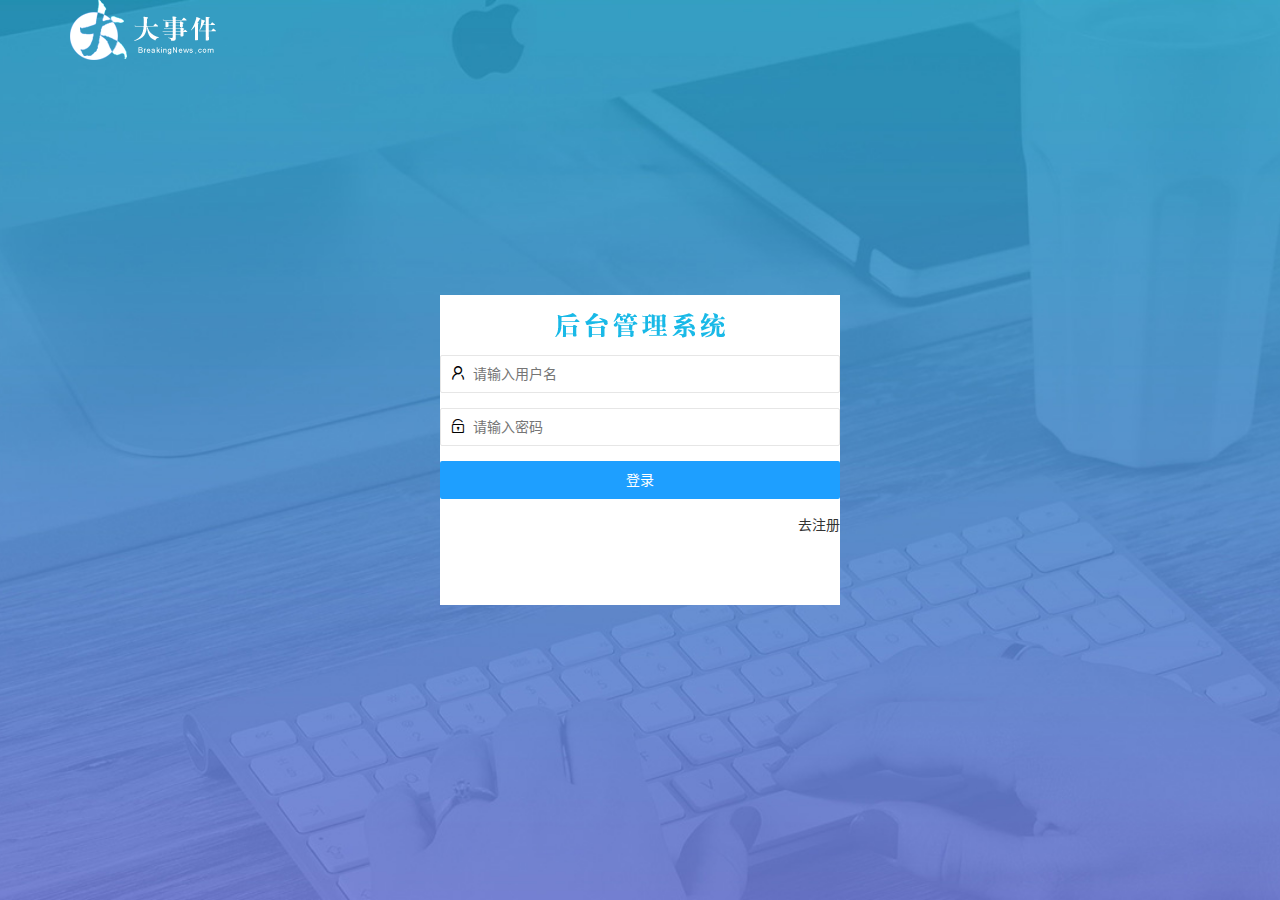
<file: login.html>
<!DOCTYPE html>
<html lang="zh-CN">

<head>
    <meta charset="UTF-8">
    <meta name="viewport" content="width=device-width, initial-scale=1.0">
    <title>大事件——登录/注册</title>
    <link rel="stylesheet" href="/assets/lib/layui/css/layui.css">
    <link rel="stylesheet" href="/assets/css/login.css">

</head>

<body>
    <!-- 顶部logo -->
    <div class="layui-main	">
        <img src="/assets/images/logo.png" alt="">
    </div>
    <!-- 登录注册区域 -->
    <div class="titleAndLogReg">
        <!-- 标题 -->
        <div class="title"></div>
        <!-- 登录 -->
        <div class="login">
            <!-- 登录表单 -->
            <form class="layui-form" id="form_login">
                <!-- 用户名 -->
                <div class="layui-form-item">
                    <i class="layui-icon layui-icon-username"></i>
                    <input type="text" name="username" required lay-verify="required" placeholder="请输入用户名" autocomplete="off" class="layui-input">
                </div>
                <!-- 密码 -->
                <div class="layui-form-item">
                    <i class="layui-icon layui-icon-password"></i>
                    <input type="text" name="password" required lay-verify="required|pwd" placeholder="请输入密码" autocomplete="off" class="layui-input">
                </div>
                <!-- 按钮 -->
                <div class="layui-form-item">
                    <button class="layui-btn layui-btn-fluid layui-btn-normal" lay-submit>登录</button>
                </div>
                <!-- 链接 -->
                <div class="layui-form-item links">
                    <a href="javascript:;" id="link-reg">去注册</a>
                </div>
            </form>
        </div>
        <!-- 注册 -->
        <div class="reg">
            <!-- 注册表单 -->
            <form class="layui-form" id="form_reg">
                <!-- 用户名 -->
                <div class="layui-form-item">
                    <i class="layui-icon layui-icon-username"></i>
                    <input type="text" name="username" required lay-verify="required" placeholder="请输入用户名" autocomplete="off" class="layui-input">
                </div>
                <!-- 密码 -->
                <div class="layui-form-item">
                    <i class="layui-icon layui-icon-password"></i>
                    <input type="text" name="password" required lay-verify="required|pwd" placeholder="请输入密码" autocomplete="off" class="layui-input">
                </div>
                <!-- 确认密码 -->
                <div class="layui-form-item">
                    <i class="layui-icon layui-icon-password"></i>
                    <input type="text" name="repassword" required lay-verify="required|pwd|repwd" placeholder="请确认密码" autocomplete="off" class="layui-input">
                </div>
                <!-- 按钮 -->
                <div class="layui-form-item">
                    <button class="layui-btn layui-btn-fluid layui-btn-normal" lay-submit>注册</button>
                </div>
                <!-- 链接 -->
                <div class="layui-form-item links">
                    <a href="javascript:;" id="link-login">去登陆</a>
                </div>
            </form>

        </div>
    </div>
    <script src="/assets/lib/layui/layui.all.js"></script>
    <script src="/assets/lib/jquery.js"></script>
    <script src="/assets/js/baseAPI.js"></script>
    <script src="/assets/js/login.js"></script>
</body>

</html>
</file>
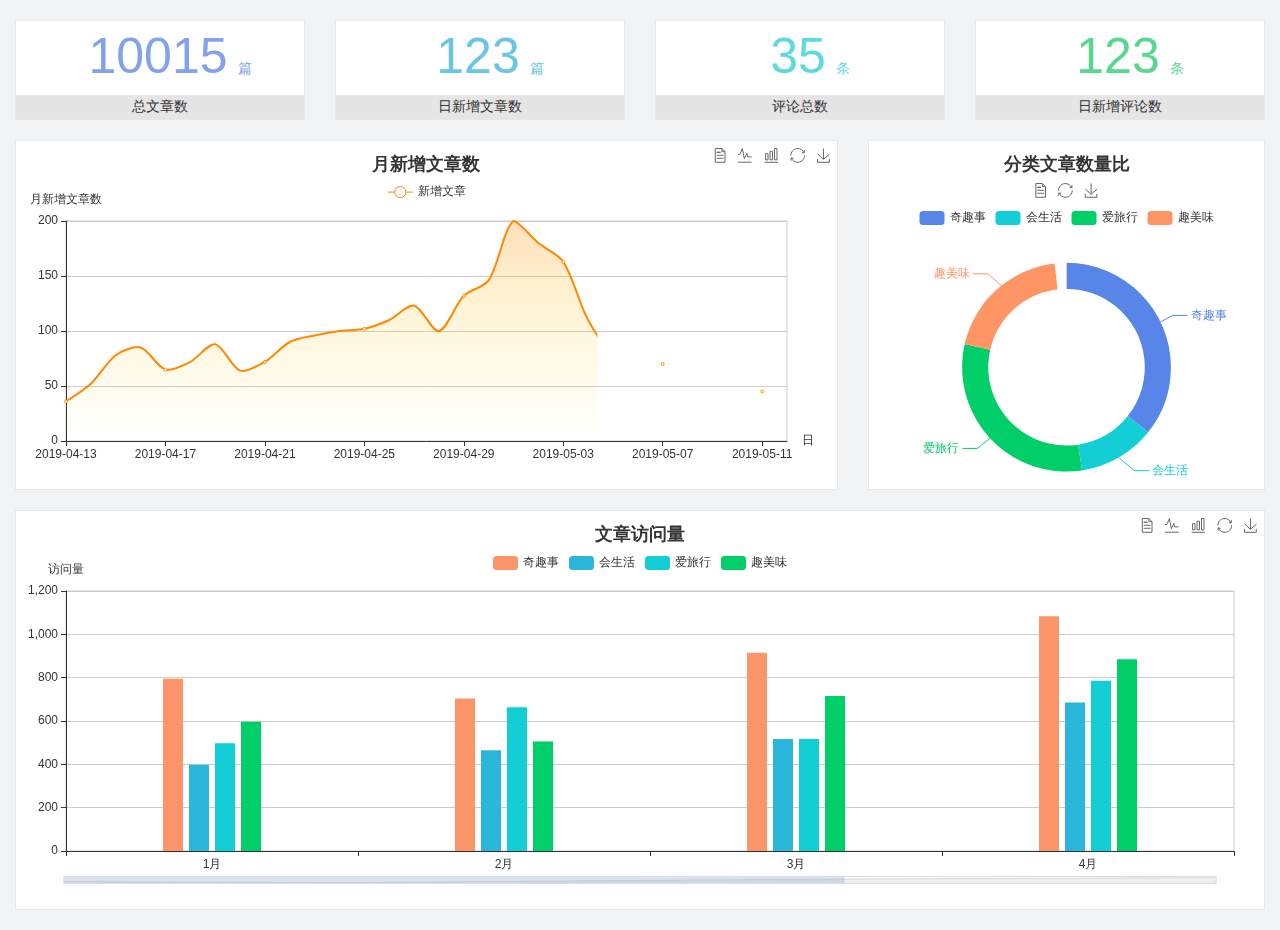
<file: home/dashboard.html>
<!DOCTYPE html>
<html lang="en">

<head>
  <meta charset="UTF-8">
  <meta name="viewport" content="width=device-width, initial-scale=1.0">
  <meta http-equiv="X-UA-Compatible" content="ie=edge">
  <title>图表统计</title>
  <link rel="stylesheet" href="../assets/lib/bootstrap.css" />
  <link rel="stylesheet" href="../assets/lib/main.css" />
  <script src="../assets/lib/jquery.js"></script>
  <script type="text/javascript" src="../assets/lib/echarts.min.js"></script>
</head>

<body>
  <div class="container-fluid">
    <div class="row spannel_list">
      <div class="col-sm-3 col-xs-6">
        <div class="spannel">
          <em>10015</em><span>篇</span>
          <b>总文章数</b>
        </div>
      </div>
      <div class="col-sm-3 col-xs-6">
        <div class="spannel scolor01">
          <em>123</em><span>篇</span>
          <b>日新增文章数</b>
        </div>
      </div>
      <div class="col-sm-3 col-xs-6">
        <div class="spannel scolor02">
          <em>35</em><span>条</span>
          <b>评论总数</b>
        </div>
      </div>
      <div class="col-sm-3 col-xs-6">
        <div class="spannel scolor03">
          <em>123</em><span>条</span>
          <b>日新增评论数</b>
        </div>
      </div>
    </div>
  </div>

  <div class="container-fluid">
    <div class="row curve-pie">
      <div class="col-lg-8 col-md-8">
        <div class="gragh_pannel" id="curve_show"></div>
      </div>
      <div class="col-lg-4 col-md-4">
        <div class="gragh_pannel" id="pie_show"></div>
      </div>
    </div>
  </div>

  <div class="container-fluid">
    <div class="column_pannel" id="column_show"></div>
  </div>

  <script>
    var oChart = echarts.init(document.getElementById('curve_show'));
    var aList_all = [
      { 'count': 36, 'date': '2019-04-13' },
      { 'count': 52, 'date': '2019-04-14' },
      { 'count': 78, 'date': '2019-04-15' },
      { 'count': 85, 'date': '2019-04-16' },
      { 'count': 65, 'date': '2019-04-17' },
      { 'count': 72, 'date': '2019-04-18' },
      { 'count': 88, 'date': '2019-04-19' },
      { 'count': 64, 'date': '2019-04-20' },
      { 'count': 72, 'date': '2019-04-21' },
      { 'count': 90, 'date': '2019-04-22' },
      { 'count': 96, 'date': '2019-04-23' },
      { 'count': 100, 'date': '2019-04-24' },
      { 'count': 102, 'date': '2019-04-25' },
      { 'count': 110, 'date': '2019-04-26' },
      { 'count': 123, 'date': '2019-04-27' },
      { 'count': 100, 'date': '2019-04-28' },
      { 'count': 132, 'date': '2019-04-29' },
      { 'count': 146, 'date': '2019-04-30' },
      { 'count': 200, 'date': '2019-05-01' },
      { 'count': 180, 'date': '2019-05-02' },
      { 'count': 163, 'date': '2019-05-03' },
      { 'count': 110, 'date': '2019-05-04' },
      { 'count': 80, 'date': '2019-05-05' },
      { 'count': 82, 'date': '2019-05-06' },
      { 'count': 70, 'date': '2019-05-07' },
      { 'count': 65, 'date': '2019-05-08' },
      { 'count': 54, 'date': '2019-05-09' },
      { 'count': 40, 'date': '2019-05-10' },
      { 'count': 45, 'date': '2019-05-11' },
      { 'count': 38, 'date': '2019-05-12' },
    ];

    let aCount = [];
    let aDate = [];

    for (var i = 0; i < aList_all.length; i++) {
      aCount.push(aList_all[i].count);
      aDate.push(aList_all[i].date);
    }

    var chartopt = {
      title: {
        text: '月新增文章数',
        left: 'center',
        top: '10'
      },
      tooltip: {
        trigger: 'axis'
      },
      legend: {
        data: ['新增文章'],
        top: '40'
      },
      toolbox: {
        show: true,
        feature: {
          mark: { show: true },
          dataView: { show: true, readOnly: false },
          magicType: { show: true, type: ['line', 'bar'] },
          restore: { show: true },
          saveAsImage: { show: true }
        }
      },
      calculable: true,
      xAxis: [
        {
          name: '日',
          type: 'category',
          boundaryGap: false,
          data: aDate
        }
      ],
      yAxis: [
        {
          name: '月新增文章数',
          type: 'value'
        }
      ],
      series: [
        {
          name: '新增文章',
          type: 'line',
          smooth: true,
          itemStyle: { normal: { areaStyle: { type: 'default' }, color: '#f80' }, lineStyle: { color: '#f80' } },
          data: aCount
        }],
      areaStyle: {
        normal: {
          color: new echarts.graphic.LinearGradient(0, 0, 0, 1, [{
            offset: 0,
            color: 'rgba(255,136,0,0.39)'
          }, {
            offset: .34,
            color: 'rgba(255,180,0,0.25)'
          }, {
            offset: 1,
            color: 'rgba(255,222,0,0.00)'
          }])

        }
      },
      grid: {
        show: true,
        x: 50,
        x2: 50,
        y: 80,
        height: 220
      }
    };

    oChart.setOption(chartopt);


    var oPie = echarts.init(document.getElementById('pie_show'));
    var oPieopt =
    {
      title: {
        top: 10,
        text: '分类文章数量比',
        x: 'center'
      },
      tooltip: {
        trigger: 'item',
        formatter: "{a} <br/>{b} : {c} ({d}%)"
      },
      color: ['#5885e8', '#13cfd5', '#00ce68', '#ff9565'],
      legend: {
        x: 'center',
        top: 65,
        data: ['奇趣事', '会生活', '爱旅行', '趣美味']
      },
      toolbox: {
        show: true,
        x: 'center',
        top: 35,
        feature: {
          mark: { show: true },
          dataView: { show: true, readOnly: false },
          magicType: {
            show: true,
            type: ['pie', 'funnel'],
            option: {
              funnel: {
                x: '25%',
                width: '50%',
                funnelAlign: 'left',
                max: 1548
              }
            }
          },
          restore: { show: true },
          saveAsImage: { show: true }
        }
      },
      calculable: true,
      series: [
        {
          name: '访问来源',
          type: 'pie',
          radius: ['45%', '60%'],
          center: ['50%', '65%'],
          data: [
            { value: 300, name: '奇趣事' },
            { value: 100, name: '会生活' },
            { value: 260, name: '爱旅行' },
            { value: 180, name: '趣美味' }
          ]
        }
      ]
    };
    oPie.setOption(oPieopt);



    var oColumn = this.echarts.init(document.getElementById('column_show'));
    var oColumnopt =
    {
      title: {
        text: '文章访问量',
        left: 'center',
        top: '10'
      },
      tooltip: {
        trigger: 'axis'
      },
      legend: {
        data: ['奇趣事', '会生活', '爱旅行', '趣美味'],
        top: '40'
      },
      toolbox: {
        show: true,
        feature: {
          mark: { show: true },
          dataView: { show: true, readOnly: false },
          magicType: { show: true, type: ['line', 'bar'] },
          restore: { show: true },
          saveAsImage: { show: true }
        }
      },
      calculable: true,
      xAxis: [
        {
          type: 'category',
          data: ['1月', '2月', '3月', '4月', '5月']
        }
      ],
      yAxis: [
        {
          name: '访问量',
          type: 'value'
        }
      ],
      series: [
        {
          name: '奇趣事',
          type: 'bar',
          barWidth: 20,
          itemStyle: {
            normal: { areaStyle: { type: 'default' }, color: '#fd956a' }
          },
          data: [800, 708, 920, 1090, 1200]
        },
        {
          name: '会生活',
          type: 'bar',
          barWidth: 20,
          itemStyle: {
            normal: { areaStyle: { type: 'default' }, color: '#2bb6db' }
          },
          data: [400, 468, 520, 690, 800]
        },
        {
          name: '爱旅行',
          type: 'bar',
          barWidth: 20,
          itemStyle: {
            normal: { areaStyle: { type: 'default' }, color: '#13cfd5' }
          },
          data: [500, 668, 520, 790, 900]
        },
        {
          name: '趣美味',
          type: 'bar',
          barWidth: 20,
          itemStyle: {
            normal: { areaStyle: { type: 'default' }, color: '#00ce68' }
          },
          data: [600, 508, 720, 890, 1000]
        }
      ],
      grid: {
        show: true,
        x: 50,
        x2: 30,
        y: 80,
        height: 260
      },
      dataZoom: [//给x轴设置滚动条
        {
          start: 0,//默认为0
          end: 100 - 1000 / 31,//默认为100
          type: 'slider',
          show: true,
          xAxisIndex: [0],
          handleSize: 0,//滑动条的 左右2个滑动条的大小
          height: 8,//组件高度
          left: 45, //左边的距离
          right: 50,//右边的距离
          bottom: 26,//右边的距离
          handleColor: '#ddd',//h滑动图标的颜色
          handleStyle: {
            borderColor: "#cacaca",
            borderWidth: "1",
            shadowBlur: 2,
            background: "#ddd",
            shadowColor: "#ddd",
          }
        }]
    };
    oColumn.setOption(oColumnopt);
  </script>
</body>

</html>
</file>
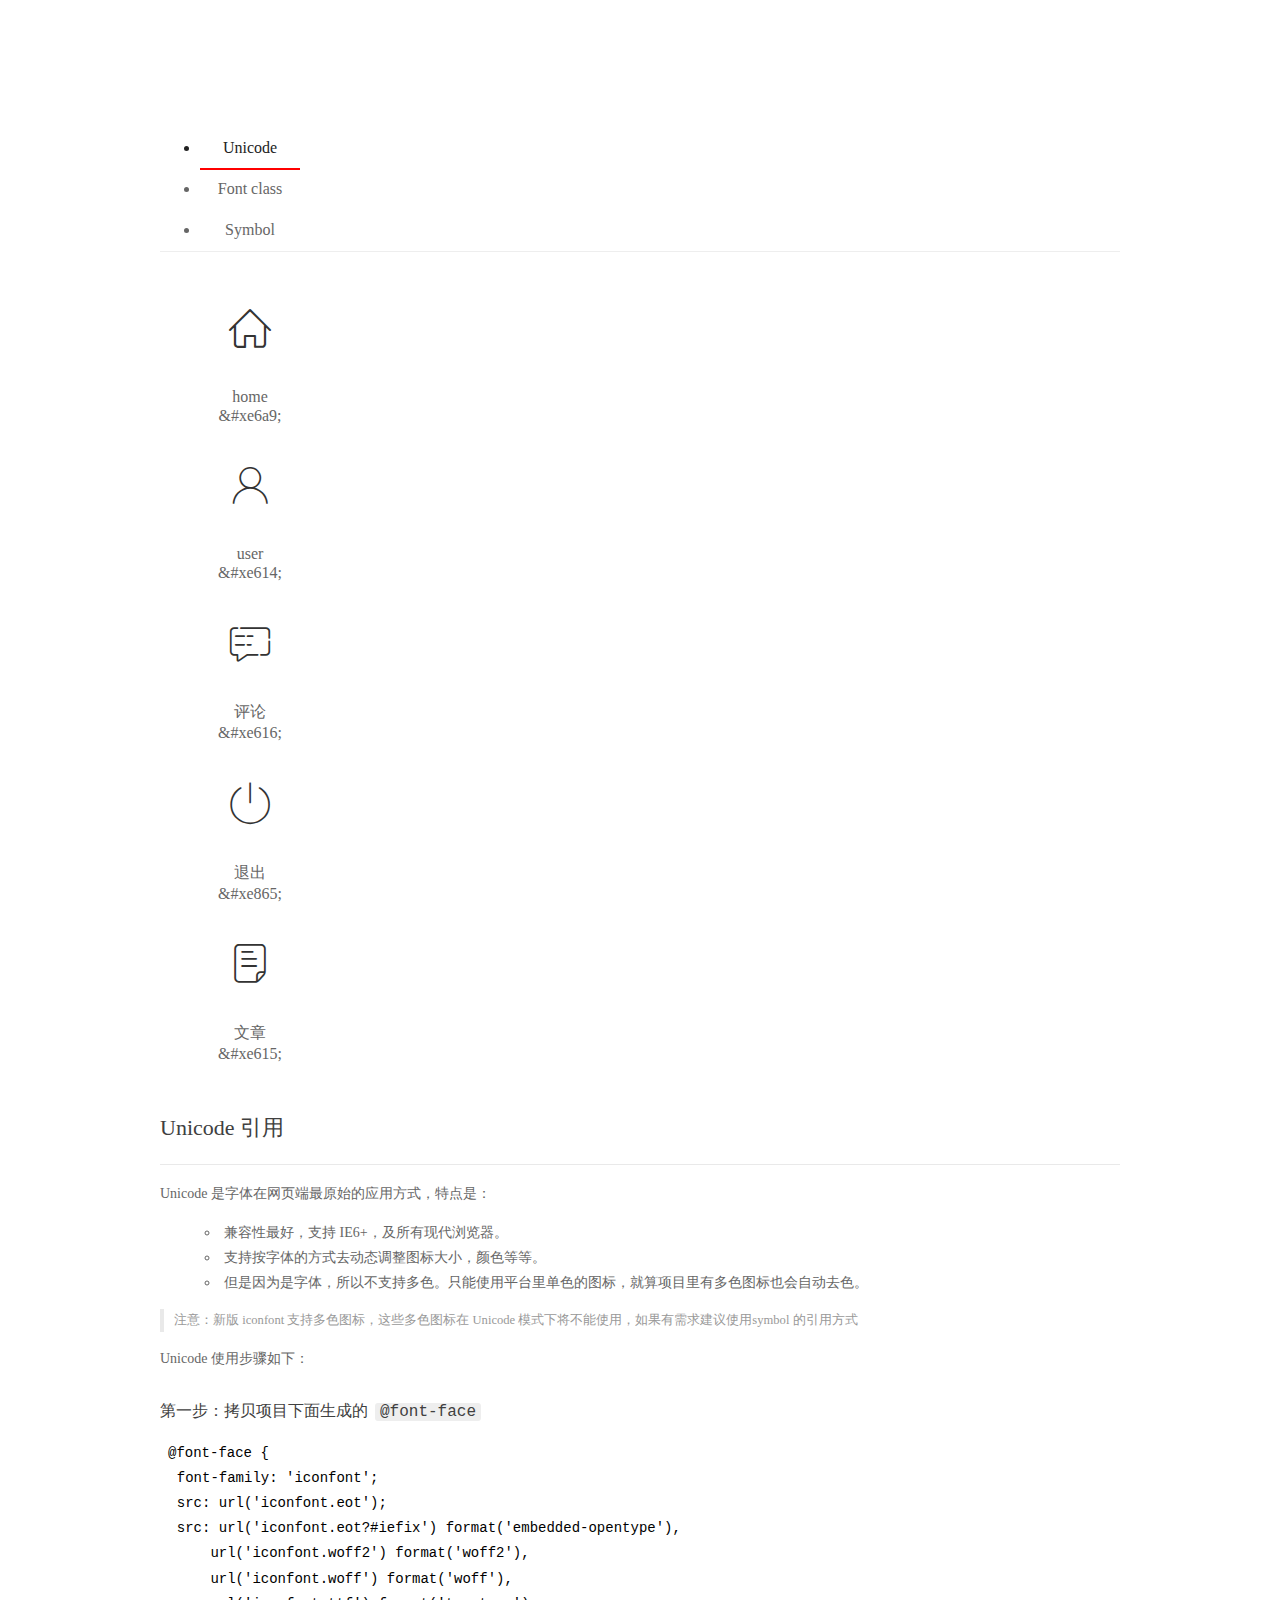
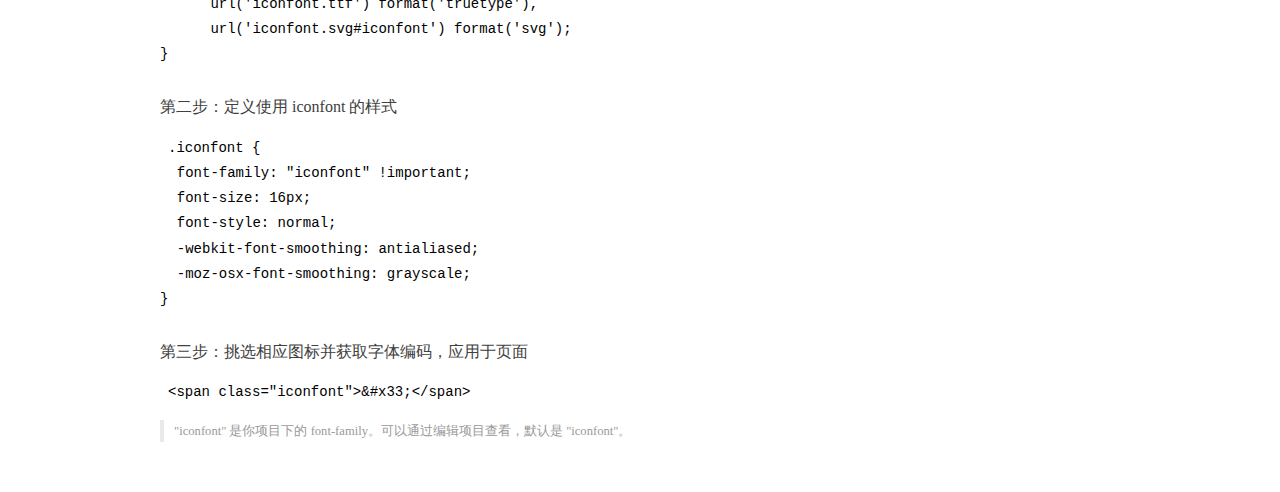
<file: assets/fonts/demo_index.html>
<!DOCTYPE html>
<html>
<head>
  <meta charset="utf-8"/>
  <title>IconFont Demo</title>
  <link rel="shortcut icon" href="https://gtms04.alicdn.com/tps/i4/TB1_oz6GVXXXXaFXpXXJDFnIXXX-64-64.ico" type="image/x-icon"/>
  <link rel="stylesheet" href="https://g.alicdn.com/thx/cube/1.3.2/cube.min.css">
  <link rel="stylesheet" href="demo.css">
  <link rel="stylesheet" href="iconfont.css">
  <script src="iconfont.js"></script>
  <!-- jQuery -->
  <script src="https://a1.alicdn.com/oss/uploads/2018/12/26/7bfddb60-08e8-11e9-9b04-53e73bb6408b.js"></script>
  <!-- 代码高亮 -->
  <script src="https://a1.alicdn.com/oss/uploads/2018/12/26/a3f714d0-08e6-11e9-8a15-ebf944d7534c.js"></script>
</head>
<body>
  <div class="main">
    <h1 class="logo"><a href="https://www.iconfont.cn/" title="iconfont 首页" target="_blank">&#xe86b;</a></h1>
    <div class="nav-tabs">
      <ul id="tabs" class="dib-box">
        <li class="dib active"><span>Unicode</span></li>
        <li class="dib"><span>Font class</span></li>
        <li class="dib"><span>Symbol</span></li>
      </ul>
      
    </div>
    <div class="tab-container">
      <div class="content unicode" style="display: block;">
          <ul class="icon_lists dib-box">
          
            <li class="dib">
              <span class="icon iconfont">&#xe6a9;</span>
                <div class="name">home</div>
                <div class="code-name">&amp;#xe6a9;</div>
              </li>
          
            <li class="dib">
              <span class="icon iconfont">&#xe614;</span>
                <div class="name">user</div>
                <div class="code-name">&amp;#xe614;</div>
              </li>
          
            <li class="dib">
              <span class="icon iconfont">&#xe616;</span>
                <div class="name">评论</div>
                <div class="code-name">&amp;#xe616;</div>
              </li>
          
            <li class="dib">
              <span class="icon iconfont">&#xe865;</span>
                <div class="name">退出</div>
                <div class="code-name">&amp;#xe865;</div>
              </li>
          
            <li class="dib">
              <span class="icon iconfont">&#xe615;</span>
                <div class="name">文章</div>
                <div class="code-name">&amp;#xe615;</div>
              </li>
          
          </ul>
          <div class="article markdown">
          <h2 id="unicode-">Unicode 引用</h2>
          <hr>

          <p>Unicode 是字体在网页端最原始的应用方式，特点是：</p>
          <ul>
            <li>兼容性最好，支持 IE6+，及所有现代浏览器。</li>
            <li>支持按字体的方式去动态调整图标大小，颜色等等。</li>
            <li>但是因为是字体，所以不支持多色。只能使用平台里单色的图标，就算项目里有多色图标也会自动去色。</li>
          </ul>
          <blockquote>
            <p>注意：新版 iconfont 支持多色图标，这些多色图标在 Unicode 模式下将不能使用，如果有需求建议使用symbol 的引用方式</p>
          </blockquote>
          <p>Unicode 使用步骤如下：</p>
          <h3 id="-font-face">第一步：拷贝项目下面生成的 <code>@font-face</code></h3>
<pre><code class="language-css"
>@font-face {
  font-family: 'iconfont';
  src: url('iconfont.eot');
  src: url('iconfont.eot?#iefix') format('embedded-opentype'),
      url('iconfont.woff2') format('woff2'),
      url('iconfont.woff') format('woff'),
      url('iconfont.ttf') format('truetype'),
      url('iconfont.svg#iconfont') format('svg');
}
</code></pre>
          <h3 id="-iconfont-">第二步：定义使用 iconfont 的样式</h3>
<pre><code class="language-css"
>.iconfont {
  font-family: "iconfont" !important;
  font-size: 16px;
  font-style: normal;
  -webkit-font-smoothing: antialiased;
  -moz-osx-font-smoothing: grayscale;
}
</code></pre>
          <h3 id="-">第三步：挑选相应图标并获取字体编码，应用于页面</h3>
<pre>
<code class="language-html"
>&lt;span class="iconfont"&gt;&amp;#x33;&lt;/span&gt;
</code></pre>
          <blockquote>
            <p>"iconfont" 是你项目下的 font-family。可以通过编辑项目查看，默认是 "iconfont"。</p>
          </blockquote>
          </div>
      </div>
      <div class="content font-class">
        <ul class="icon_lists dib-box">
          
          <li class="dib">
            <span class="icon iconfont icon-home"></span>
            <div class="name">
              home
            </div>
            <div class="code-name">.icon-home
            </div>
          </li>
          
          <li class="dib">
            <span class="icon iconfont icon-user"></span>
            <div class="name">
              user
            </div>
            <div class="code-name">.icon-user
            </div>
          </li>
          
          <li class="dib">
            <span class="icon iconfont icon-pinglun"></span>
            <div class="name">
              评论
            </div>
            <div class="code-name">.icon-pinglun
            </div>
          </li>
          
          <li class="dib">
            <span class="icon iconfont icon-tuichu"></span>
            <div class="name">
              退出
            </div>
            <div class="code-name">.icon-tuichu
            </div>
          </li>
          
          <li class="dib">
            <span class="icon iconfont icon-16"></span>
            <div class="name">
              文章
            </div>
            <div class="code-name">.icon-16
            </div>
          </li>
          
        </ul>
        <div class="article markdown">
        <h2 id="font-class-">font-class 引用</h2>
        <hr>

        <p>font-class 是 Unicode 使用方式的一种变种，主要是解决 Unicode 书写不直观，语意不明确的问题。</p>
        <p>与 Unicode 使用方式相比，具有如下特点：</p>
        <ul>
          <li>兼容性良好，支持 IE8+，及所有现代浏览器。</li>
          <li>相比于 Unicode 语意明确，书写更直观。可以很容易分辨这个 icon 是什么。</li>
          <li>因为使用 class 来定义图标，所以当要替换图标时，只需要修改 class 里面的 Unicode 引用。</li>
          <li>不过因为本质上还是使用的字体，所以多色图标还是不支持的。</li>
        </ul>
        <p>使用步骤如下：</p>
        <h3 id="-fontclass-">第一步：引入项目下面生成的 fontclass 代码：</h3>
<pre><code class="language-html">&lt;link rel="stylesheet" href="./iconfont.css"&gt;
</code></pre>
        <h3 id="-">第二步：挑选相应图标并获取类名，应用于页面：</h3>
<pre><code class="language-html">&lt;span class="iconfont icon-xxx"&gt;&lt;/span&gt;
</code></pre>
        <blockquote>
          <p>"
            iconfont" 是你项目下的 font-family。可以通过编辑项目查看，默认是 "iconfont"。</p>
        </blockquote>
      </div>
      </div>
      <div class="content symbol">
          <ul class="icon_lists dib-box">
          
            <li class="dib">
                <svg class="icon svg-icon" aria-hidden="true">
                  <use xlink:href="#icon-home"></use>
                </svg>
                <div class="name">home</div>
                <div class="code-name">#icon-home</div>
            </li>
          
            <li class="dib">
                <svg class="icon svg-icon" aria-hidden="true">
                  <use xlink:href="#icon-user"></use>
                </svg>
                <div class="name">user</div>
                <div class="code-name">#icon-user</div>
            </li>
          
            <li class="dib">
                <svg class="icon svg-icon" aria-hidden="true">
                  <use xlink:href="#icon-pinglun"></use>
                </svg>
                <div class="name">评论</div>
                <div class="code-name">#icon-pinglun</div>
            </li>
          
            <li class="dib">
                <svg class="icon svg-icon" aria-hidden="true">
                  <use xlink:href="#icon-tuichu"></use>
                </svg>
                <div class="name">退出</div>
                <div class="code-name">#icon-tuichu</div>
            </li>
          
            <li class="dib">
                <svg class="icon svg-icon" aria-hidden="true">
                  <use xlink:href="#icon-16"></use>
                </svg>
                <div class="name">文章</div>
                <div class="code-name">#icon-16</div>
            </li>
          
          </ul>
          <div class="article markdown">
          <h2 id="symbol-">Symbol 引用</h2>
          <hr>

          <p>这是一种全新的使用方式，应该说这才是未来的主流，也是平台目前推荐的用法。相关介绍可以参考这篇<a href="">文章</a>
            这种用法其实是做了一个 SVG 的集合，与另外两种相比具有如下特点：</p>
          <ul>
            <li>支持多色图标了，不再受单色限制。</li>
            <li>通过一些技巧，支持像字体那样，通过 <code>font-size</code>, <code>color</code> 来调整样式。</li>
            <li>兼容性较差，支持 IE9+，及现代浏览器。</li>
            <li>浏览器渲染 SVG 的性能一般，还不如 png。</li>
          </ul>
          <p>使用步骤如下：</p>
          <h3 id="-symbol-">第一步：引入项目下面生成的 symbol 代码：</h3>
<pre><code class="language-html">&lt;script src="./iconfont.js"&gt;&lt;/script&gt;
</code></pre>
          <h3 id="-css-">第二步：加入通用 CSS 代码（引入一次就行）：</h3>
<pre><code class="language-html">&lt;style&gt;
.icon {
  width: 1em;
  height: 1em;
  vertical-align: -0.15em;
  fill: currentColor;
  overflow: hidden;
}
&lt;/style&gt;
</code></pre>
          <h3 id="-">第三步：挑选相应图标并获取类名，应用于页面：</h3>
<pre><code class="language-html">&lt;svg class="icon" aria-hidden="true"&gt;
  &lt;use xlink:href="#icon-xxx"&gt;&lt;/use&gt;
&lt;/svg&gt;
</code></pre>
          </div>
      </div>

    </div>
  </div>
  <script>
  $(document).ready(function () {
      $('.tab-container .content:first').show()

      $('#tabs li').click(function (e) {
        var tabContent = $('.tab-container .content')
        var index = $(this).index()

        if ($(this).hasClass('active')) {
          return
        } else {
          $('#tabs li').removeClass('active')
          $(this).addClass('active')

          tabContent.hide().eq(index).fadeIn()
        }
      })
    })
  </script>
</body>
</html>
</file>
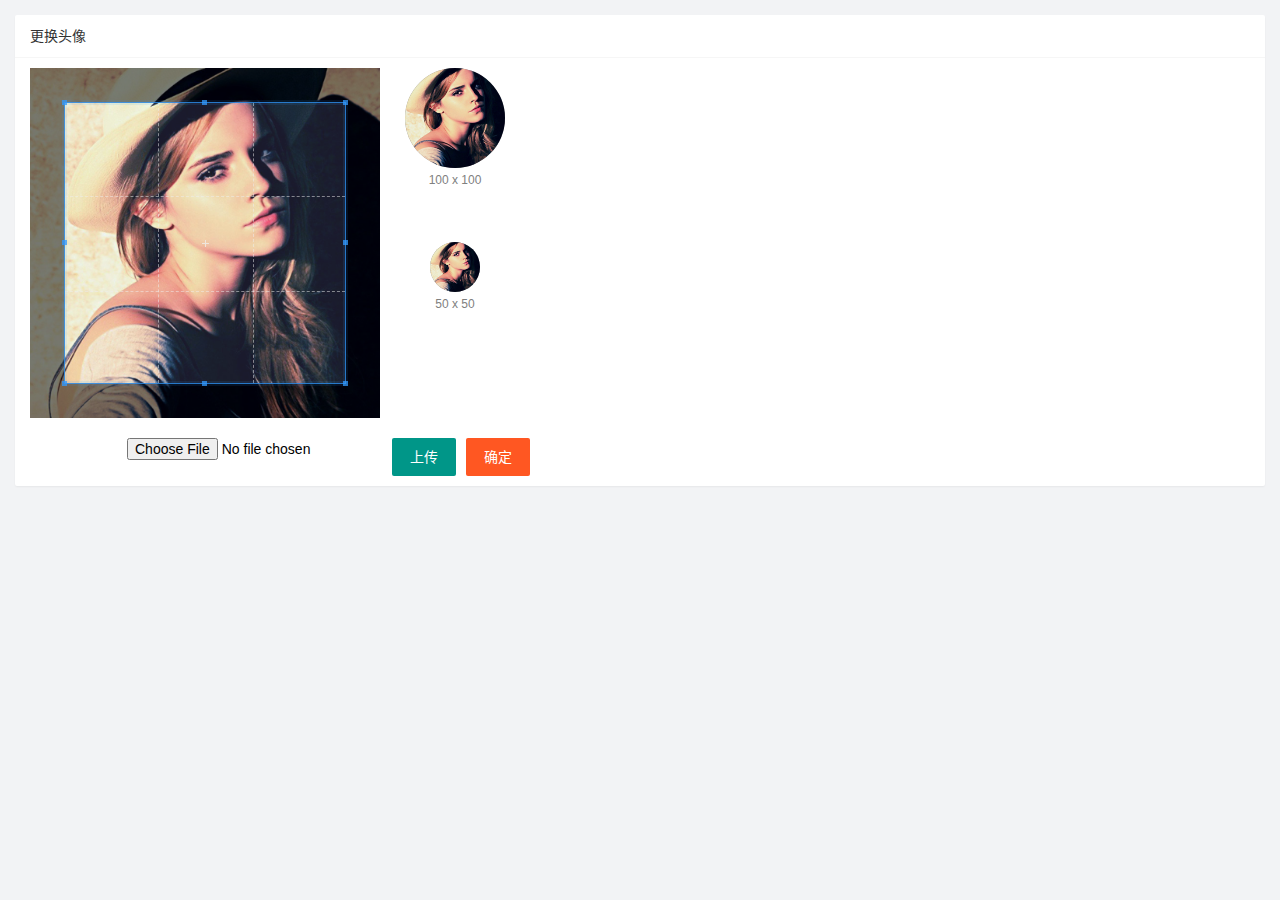
<file: home/user/user_avatar.html>
<!DOCTYPE html>
<html lang="zh-CN">

<head>
    <meta charset="UTF-8">
    <meta name="viewport" content="width=device-width, initial-scale=1.0">
    <title>Document</title>
    <link rel="stylesheet" href="/assets/lib/layui/css/layui.css">
    <link rel="stylesheet" href="/assets/lib/cropper/cropper.css" />
    <link rel="stylesheet" href="/assets/css/user/user_avatar.css">
</head>

<body>
    <!-- 卡片区域 -->
    <div class="layui-card">
        <div class="layui-card-header">更换头像</div>
        <div class="layui-card-body">
            <!-- 第一行的图片裁剪和预览区域 -->
            <div class="row1">
                <!-- 图片裁剪区域 -->
                <div class="cropper-box">
                    <!-- 这个 img 标签很重要，将来会把它初始化为裁剪区域 -->
                    <img id="image" src="/assets/images/sample.jpg" />
                </div>
                <!-- 图片的预览区域 -->
                <div class="preview-box">
                    <div>
                        <!-- 宽高为 100px 的预览区域 -->
                        <div class="img-preview w100"></div>
                        <p class="size">100 x 100</p>
                    </div>
                    <div>
                        <!-- 宽高为 50px 的预览区域 -->
                        <div class="img-preview w50"></div>
                        <p class="size">50 x 50</p>
                    </div>
                </div>
            </div>

            <!-- 第二行的按钮区域 -->
            <div class="row2">
                <!-- 通过accept属性，可以指定，允许用户选择什么类型的文件 -->
                <input type="file" id="file" accept="image/png,image/jpeg">
                <button type="button" class="layui-btn" id="btnChooseImg">上传</button>
                <button type="button" class="layui-btn layui-btn-danger" id="btnUpload">确定</button>
            </div>
        </div>
    </div>
    <script src="/assets/lib/layui/layui.all.js"></script>
    <script src="/assets/lib/jquery.js"></script>
    <script src="/assets/lib/cropper/Cropper.js"></script>
    <script src="/assets/lib/cropper/jquery-cropper.js"></script>
    <script src="/assets/js/baseAPI.js"></script>
    <script src="/assets/js/user/user_avatar.js"></script>
</body>

</html>
</file>
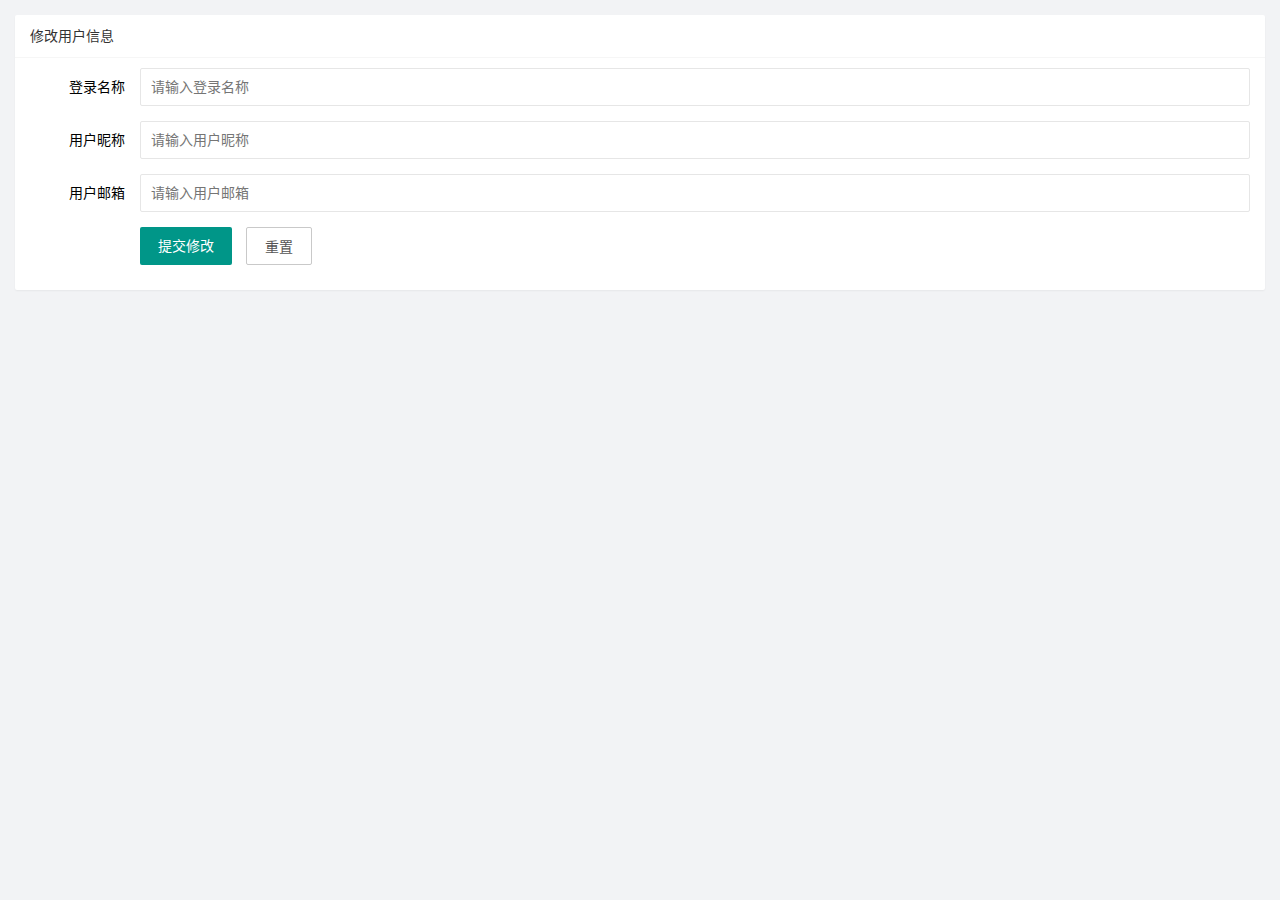
<file: home/user/user_info.html>
<!DOCTYPE html>
<html lang="zh-CN">

<head>
    <meta charset="UTF-8">
    <meta name="viewport" content="width=device-width, initial-scale=1.0">
    <title>Document</title>
    <!-- 导入layui样式 -->
    <link rel="stylesheet" href="/assets/lib/layui/css/layui.css">
    <!-- 导入自己的样式 -->
    <link rel="stylesheet" href="/assets/css/user/user_info.css">
</head>

<body>
    <!-- 卡片区域 -->
    <div class="layui-card">
        <div class="layui-card-header">修改用户信息</div>
        <div class="layui-card-body">
            <!-- form表单区域 -->
            <!-- lay-filter快速为表单赋值 -->
            <form class="layui-form" lay-filter="formUserInfo">
                <!-- 01登录名称 -->
                <div class="layui-form-item">
                    <label class="layui-form-label">登录名称</label>
                    <div class="layui-input-block">
                        <!-- readonly只能读不能写 -->
                        <input type="text" name="username" required lay-verify="required" placeholder="请输入登录名称" autocomplete="off" class="layui-input" readonly/>
                    </div>
                </div>
                <!-- 02用户昵称 -->
                <div class="layui-form-item">
                    <label class="layui-form-label">用户昵称</label>
                    <div class="layui-input-block">
                        <input type="text" name="nickname" required lay-verify="required|nickname" placeholder="请输入用户昵称" autocomplete="off" class="layui-input">
                    </div>
                </div>
                <!-- 03用户邮箱 -->
                <div class="layui-form-item">
                    <label class="layui-form-label">用户邮箱</label>
                    <div class="layui-input-block">
                        <input type="text" name="email" required lay-verify="required|email" placeholder="请输入用户邮箱" autocomplete="off" class="layui-input">
                    </div>
                </div>
                <!-- 04 -->
                <div class="layui-form-item">
                    <div class="layui-input-block">
                        <button class="layui-btn" lay-submit lay-filter="formDemo">提交修改</button>
                        <button type="reset" class="layui-btn layui-btn-primary" id="btnReset">重置</button>
                    </div>
                </div>
            </form>
        </div>
    </div>

    <script src="/assets/lib/layui/layui.all.js"></script>
    <script src="/assets/lib/jquery.js"></script>
    <script src="/assets/js/baseAPI.js"></script>
    <script src="/assets/js/user/user_info.js"></script>
</body>

</html>
</file>
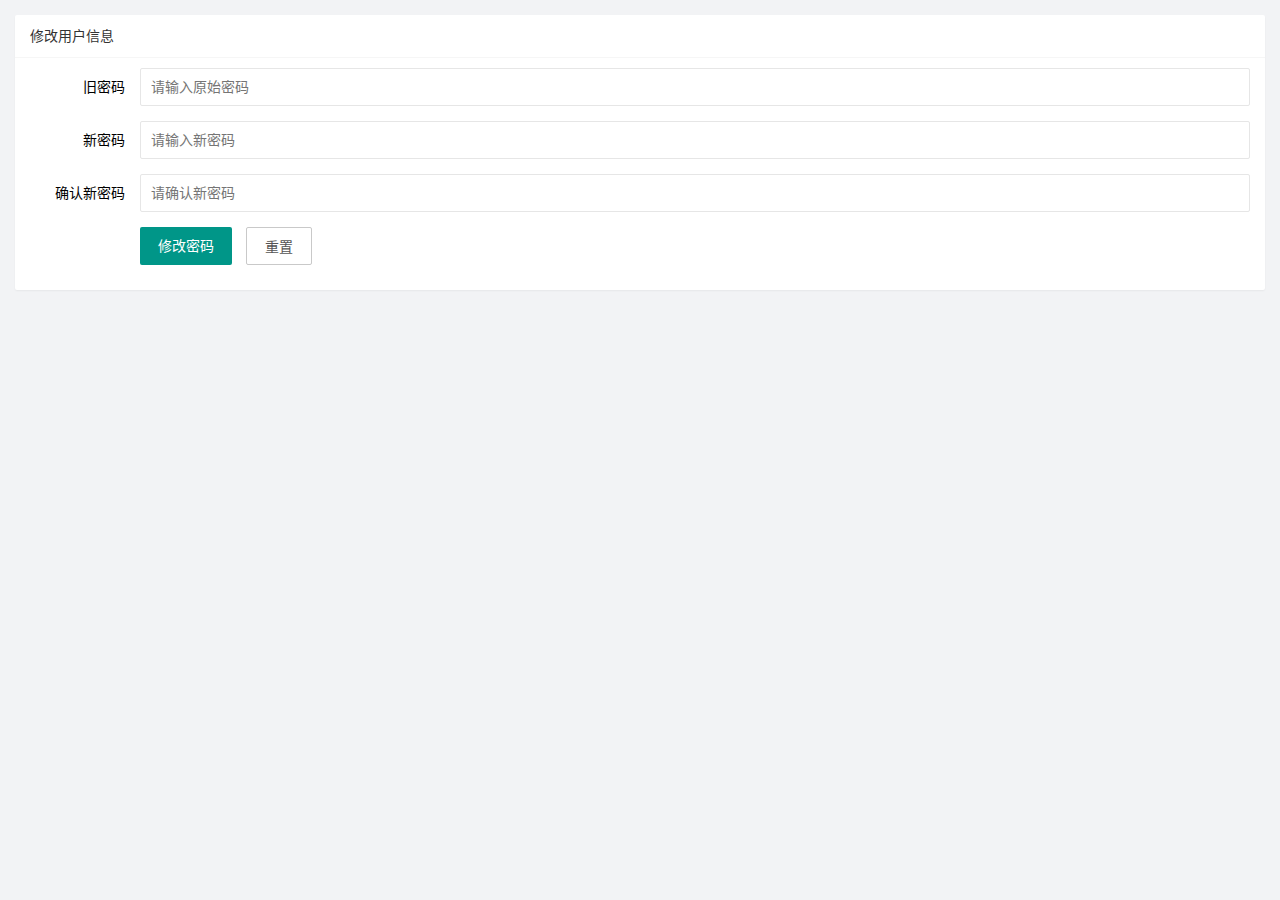
<file: home/user/user_pwd.html>
<!DOCTYPE html>
<html lang="zh-CN">

<head>
    <meta charset="UTF-8">
    <meta name="viewport" content="width=device-width, initial-scale=1.0">
    <title>Document</title>
    <link rel="stylesheet" href="/assets/lib/layui/css/layui.css">
    <link rel="stylesheet" href="/assets/css/user/user_pwd.css">
</head>

<body>
    <!-- 卡片区域 -->
    <div class="layui-card">
        <div class="layui-card-header">修改用户信息</div>
        <div class="layui-card-body">
            <!-- form表单 -->
            <form class="layui-form" action="">
                <!-- 01旧密码 -->
                <div class="layui-form-item">
                    <label class="layui-form-label">旧密码</label>
                    <div class="layui-input-block">
                        <input type="text" name="oldPwd" required lay-verify="required|pwd" placeholder="请输入原始密码" autocomplete="off" class="layui-input">
                    </div>
                </div>
                <!-- 02新密码 -->
                <div class="layui-form-item">
                    <label class="layui-form-label">新密码</label>
                    <div class="layui-input-block">
                        <input type="text" name="newPwd" required lay-verify="required|pwd|samePwd" placeholder="请输入新密码" autocomplete="off" class="layui-input">
                    </div>
                </div>
                <!-- 03确认新密码 -->
                <div class="layui-form-item">
                    <label class="layui-form-label">确认新密码</label>
                    <div class="layui-input-block">
                        <input type="text" name="rePwd" required lay-verify="required|pwd|rePwd" placeholder="请确认新密码" autocomplete="off" class="layui-input">
                    </div>
                </div>
                <!-- 04按钮 -->
                <div class="layui-form-item">
                    <div class="layui-input-block">
                        <button class="layui-btn" lay-submit lay-filter="formDemo">修改密码</button>
                        <button type="reset" class="layui-btn layui-btn-primary">重置</button>
                    </div>
                </div>
            </form>
        </div>
    </div>
    <script src="/assets/lib/layui/layui.all.js"></script>
    <script src="/assets/lib/jquery.js"></script>
    <script src="/assets/js/baseAPI.js"></script>
    <script src="/assets/js/user/user_pwd.js"></script>
</body>

</html>
</file>
<file: assets/lib/layui/css/layui.css>
/** layui-v2.5.5 MIT License By https://www.layui.com */
 .layui-inline,img{display:inline-block;vertical-align:middle}h1,h2,h3,h4,h5,h6{font-weight:400}.layui-edge,.layui-header,.layui-inline,.layui-main{position:relative}.layui-body,.layui-edge,.layui-elip{overflow:hidden}.layui-btn,.layui-edge,.layui-inline,img{vertical-align:middle}.layui-btn,.layui-disabled,.layui-icon,.layui-unselect{-moz-user-select:none;-webkit-user-select:none;-ms-user-select:none}.layui-elip,.layui-form-checkbox span,.layui-form-pane .layui-form-label{text-overflow:ellipsis;white-space:nowrap}.layui-breadcrumb,.layui-tree-btnGroup{visibility:hidden}blockquote,body,button,dd,div,dl,dt,form,h1,h2,h3,h4,h5,h6,input,li,ol,p,pre,td,textarea,th,ul{margin:0;padding:0;-webkit-tap-highlight-color:rgba(0,0,0,0)}a:active,a:hover{outline:0}img{border:none}li{list-style:none}table{border-collapse:collapse;border-spacing:0}h4,h5,h6{font-size:100%}button,input,optgroup,option,select,textarea{font-family:inherit;font-size:inherit;font-style:inherit;font-weight:inherit;outline:0}pre{white-space:pre-wrap;white-space:-moz-pre-wrap;white-space:-pre-wrap;white-space:-o-pre-wrap;word-wrap:break-word}body{line-height:24px;font:14px Helvetica Neue,Helvetica,PingFang SC,Tahoma,Arial,sans-serif}hr{height:1px;margin:10px 0;border:0;clear:both}a{color:#333;text-decoration:none}a:hover{color:#777}a cite{font-style:normal;*cursor:pointer}.layui-border-box,.layui-border-box *{box-sizing:border-box}.layui-box,.layui-box *{box-sizing:content-box}.layui-clear{clear:both;*zoom:1}.layui-clear:after{content:'\20';clear:both;*zoom:1;display:block;height:0}.layui-inline{*display:inline;*zoom:1}.layui-edge{display:inline-block;width:0;height:0;border-width:6px;border-style:dashed;border-color:transparent}.layui-edge-top{top:-4px;border-bottom-color:#999;border-bottom-style:solid}.layui-edge-right{border-left-color:#999;border-left-style:solid}.layui-edge-bottom{top:2px;border-top-color:#999;border-top-style:solid}.layui-edge-left{border-right-color:#999;border-right-style:solid}.layui-disabled,.layui-disabled:hover{color:#d2d2d2!important;cursor:not-allowed!important}.layui-circle{border-radius:100%}.layui-show{display:block!important}.layui-hide{display:none!important}@font-face{font-family:layui-icon;src:url(../font/iconfont.eot?v=250);src:url(../font/iconfont.eot?v=250#iefix) format('embedded-opentype'),url(../font/iconfont.woff2?v=250) format('woff2'),url(../font/iconfont.woff?v=250) format('woff'),url(../font/iconfont.ttf?v=250) format('truetype'),url(../font/iconfont.svg?v=250#layui-icon) format('svg')}.layui-icon{font-family:layui-icon!important;font-size:16px;font-style:normal;-webkit-font-smoothing:antialiased;-moz-osx-font-smoothing:grayscale}.layui-icon-reply-fill:before{content:"\e611"}.layui-icon-set-fill:before{content:"\e614"}.layui-icon-menu-fill:before{content:"\e60f"}.layui-icon-search:before{content:"\e615"}.layui-icon-share:before{content:"\e641"}.layui-icon-set-sm:before{content:"\e620"}.layui-icon-engine:before{content:"\e628"}.layui-icon-close:before{content:"\1006"}.layui-icon-close-fill:before{content:"\1007"}.layui-icon-chart-screen:before{content:"\e629"}.layui-icon-star:before{content:"\e600"}.layui-icon-circle-dot:before{content:"\e617"}.layui-icon-chat:before{content:"\e606"}.layui-icon-release:before{content:"\e609"}.layui-icon-list:before{content:"\e60a"}.layui-icon-chart:before{content:"\e62c"}.layui-icon-ok-circle:before{content:"\1005"}.layui-icon-layim-theme:before{content:"\e61b"}.layui-icon-table:before{content:"\e62d"}.layui-icon-right:before{content:"\e602"}.layui-icon-left:before{content:"\e603"}.layui-icon-cart-simple:before{content:"\e698"}.layui-icon-face-cry:before{content:"\e69c"}.layui-icon-face-smile:before{content:"\e6af"}.layui-icon-survey:before{content:"\e6b2"}.layui-icon-tree:before{content:"\e62e"}.layui-icon-upload-circle:before{content:"\e62f"}.layui-icon-add-circle:before{content:"\e61f"}.layui-icon-download-circle:before{content:"\e601"}.layui-icon-templeate-1:before{content:"\e630"}.layui-icon-util:before{content:"\e631"}.layui-icon-face-surprised:before{content:"\e664"}.layui-icon-edit:before{content:"\e642"}.layui-icon-speaker:before{content:"\e645"}.layui-icon-down:before{content:"\e61a"}.layui-icon-file:before{content:"\e621"}.layui-icon-layouts:before{content:"\e632"}.layui-icon-rate-half:before{content:"\e6c9"}.layui-icon-add-circle-fine:before{content:"\e608"}.layui-icon-prev-circle:before{content:"\e633"}.layui-icon-read:before{content:"\e705"}.layui-icon-404:before{content:"\e61c"}.layui-icon-carousel:before{content:"\e634"}.layui-icon-help:before{content:"\e607"}.layui-icon-code-circle:before{content:"\e635"}.layui-icon-water:before{content:"\e636"}.layui-icon-username:before{content:"\e66f"}.layui-icon-find-fill:before{content:"\e670"}.layui-icon-about:before{content:"\e60b"}.layui-icon-location:before{content:"\e715"}.layui-icon-up:before{content:"\e619"}.layui-icon-pause:before{content:"\e651"}.layui-icon-date:before{content:"\e637"}.layui-icon-layim-uploadfile:before{content:"\e61d"}.layui-icon-delete:before{content:"\e640"}.layui-icon-play:before{content:"\e652"}.layui-icon-top:before{content:"\e604"}.layui-icon-friends:before{content:"\e612"}.layui-icon-refresh-3:before{content:"\e9aa"}.layui-icon-ok:before{content:"\e605"}.layui-icon-layer:before{content:"\e638"}.layui-icon-face-smile-fine:before{content:"\e60c"}.layui-icon-dollar:before{content:"\e659"}.layui-icon-group:before{content:"\e613"}.layui-icon-layim-download:before{content:"\e61e"}.layui-icon-picture-fine:before{content:"\e60d"}.layui-icon-link:before{content:"\e64c"}.layui-icon-diamond:before{content:"\e735"}.layui-icon-log:before{content:"\e60e"}.layui-icon-rate-solid:before{content:"\e67a"}.layui-icon-fonts-del:before{content:"\e64f"}.layui-icon-unlink:before{content:"\e64d"}.layui-icon-fonts-clear:before{content:"\e639"}.layui-icon-triangle-r:before{content:"\e623"}.layui-icon-circle:before{content:"\e63f"}.layui-icon-radio:before{content:"\e643"}.layui-icon-align-center:before{content:"\e647"}.layui-icon-align-right:before{content:"\e648"}.layui-icon-align-left:before{content:"\e649"}.layui-icon-loading-1:before{content:"\e63e"}.layui-icon-return:before{content:"\e65c"}.layui-icon-fonts-strong:before{content:"\e62b"}.layui-icon-upload:before{content:"\e67c"}.layui-icon-dialogue:before{content:"\e63a"}.layui-icon-video:before{content:"\e6ed"}.layui-icon-headset:before{content:"\e6fc"}.layui-icon-cellphone-fine:before{content:"\e63b"}.layui-icon-add-1:before{content:"\e654"}.layui-icon-face-smile-b:before{content:"\e650"}.layui-icon-fonts-html:before{content:"\e64b"}.layui-icon-form:before{content:"\e63c"}.layui-icon-cart:before{content:"\e657"}.layui-icon-camera-fill:before{content:"\e65d"}.layui-icon-tabs:before{content:"\e62a"}.layui-icon-fonts-code:before{content:"\e64e"}.layui-icon-fire:before{content:"\e756"}.layui-icon-set:before{content:"\e716"}.layui-icon-fonts-u:before{content:"\e646"}.layui-icon-triangle-d:before{content:"\e625"}.layui-icon-tips:before{content:"\e702"}.layui-icon-picture:before{content:"\e64a"}.layui-icon-more-vertical:before{content:"\e671"}.layui-icon-flag:before{content:"\e66c"}.layui-icon-loading:before{content:"\e63d"}.layui-icon-fonts-i:before{content:"\e644"}.layui-icon-refresh-1:before{content:"\e666"}.layui-icon-rmb:before{content:"\e65e"}.layui-icon-home:before{content:"\e68e"}.layui-icon-user:before{content:"\e770"}.layui-icon-notice:before{content:"\e667"}.layui-icon-login-weibo:before{content:"\e675"}.layui-icon-voice:before{content:"\e688"}.layui-icon-upload-drag:before{content:"\e681"}.layui-icon-login-qq:before{content:"\e676"}.layui-icon-snowflake:before{content:"\e6b1"}.layui-icon-file-b:before{content:"\e655"}.layui-icon-template:before{content:"\e663"}.layui-icon-auz:before{content:"\e672"}.layui-icon-console:before{content:"\e665"}.layui-icon-app:before{content:"\e653"}.layui-icon-prev:before{content:"\e65a"}.layui-icon-website:before{content:"\e7ae"}.layui-icon-next:before{content:"\e65b"}.layui-icon-component:before{content:"\e857"}.layui-icon-more:before{content:"\e65f"}.layui-icon-login-wechat:before{content:"\e677"}.layui-icon-shrink-right:before{content:"\e668"}.layui-icon-spread-left:before{content:"\e66b"}.layui-icon-camera:before{content:"\e660"}.layui-icon-note:before{content:"\e66e"}.layui-icon-refresh:before{content:"\e669"}.layui-icon-female:before{content:"\e661"}.layui-icon-male:before{content:"\e662"}.layui-icon-password:before{content:"\e673"}.layui-icon-senior:before{content:"\e674"}.layui-icon-theme:before{content:"\e66a"}.layui-icon-tread:before{content:"\e6c5"}.layui-icon-praise:before{content:"\e6c6"}.layui-icon-star-fill:before{content:"\e658"}.layui-icon-rate:before{content:"\e67b"}.layui-icon-template-1:before{content:"\e656"}.layui-icon-vercode:before{content:"\e679"}.layui-icon-cellphone:before{content:"\e678"}.layui-icon-screen-full:before{content:"\e622"}.layui-icon-screen-restore:before{content:"\e758"}.layui-icon-cols:before{content:"\e610"}.layui-icon-export:before{content:"\e67d"}.layui-icon-print:before{content:"\e66d"}.layui-icon-slider:before{content:"\e714"}.layui-icon-addition:before{content:"\e624"}.layui-icon-subtraction:before{content:"\e67e"}.layui-icon-service:before{content:"\e626"}.layui-icon-transfer:before{content:"\e691"}.layui-main{width:1140px;margin:0 auto}.layui-header{z-index:1000;height:60px}.layui-header a:hover{transition:all .5s;-webkit-transition:all .5s}.layui-side{position:fixed;left:0;top:0;bottom:0;z-index:999;width:200px;overflow-x:hidden}.layui-side-scroll{position:relative;width:220px;height:100%;overflow-x:hidden}.layui-body{position:absolute;left:200px;right:0;top:0;bottom:0;z-index:998;width:auto;overflow-y:auto;box-sizing:border-box}.layui-layout-body{overflow:hidden}.layui-layout-admin .layui-header{background-color:#23262E}.layui-layout-admin .layui-side{top:60px;width:200px;overflow-x:hidden}.layui-layout-admin .layui-body{position:fixed;top:60px;bottom:44px}.layui-layout-admin .layui-main{width:auto;margin:0 15px}.layui-layout-admin .layui-footer{position:fixed;left:200px;right:0;bottom:0;height:44px;line-height:44px;padding:0 15px;background-color:#eee}.layui-layout-admin .layui-logo{position:absolute;left:0;top:0;width:200px;height:100%;line-height:60px;text-align:center;color:#009688;font-size:16px}.layui-layout-admin .layui-header .layui-nav{background:0 0}.layui-layout-left{position:absolute!important;left:200px;top:0}.layui-layout-right{position:absolute!important;right:0;top:0}.layui-container{position:relative;margin:0 auto;padding:0 15px;box-sizing:border-box}.layui-fluid{position:relative;margin:0 auto;padding:0 15px}.layui-row:after,.layui-row:before{content:'';display:block;clear:both}.layui-col-lg1,.layui-col-lg10,.layui-col-lg11,.layui-col-lg12,.layui-col-lg2,.layui-col-lg3,.layui-col-lg4,.layui-col-lg5,.layui-col-lg6,.layui-col-lg7,.layui-col-lg8,.layui-col-lg9,.layui-col-md1,.layui-col-md10,.layui-col-md11,.layui-col-md12,.layui-col-md2,.layui-col-md3,.layui-col-md4,.layui-col-md5,.layui-col-md6,.layui-col-md7,.layui-col-md8,.layui-col-md9,.layui-col-sm1,.layui-col-sm10,.layui-col-sm11,.layui-col-sm12,.layui-col-sm2,.layui-col-sm3,.layui-col-sm4,.layui-col-sm5,.layui-col-sm6,.layui-col-sm7,.layui-col-sm8,.layui-col-sm9,.layui-col-xs1,.layui-col-xs10,.layui-col-xs11,.layui-col-xs12,.layui-col-xs2,.layui-col-xs3,.layui-col-xs4,.layui-col-xs5,.layui-col-xs6,.layui-col-xs7,.layui-col-xs8,.layui-col-xs9{position:relative;display:block;box-sizing:border-box}.layui-col-xs1,.layui-col-xs10,.layui-col-xs11,.layui-col-xs12,.layui-col-xs2,.layui-col-xs3,.layui-col-xs4,.layui-col-xs5,.layui-col-xs6,.layui-col-xs7,.layui-col-xs8,.layui-col-xs9{float:left}.layui-col-xs1{width:8.33333333%}.layui-col-xs2{width:16.66666667%}.layui-col-xs3{width:25%}.layui-col-xs4{width:33.33333333%}.layui-col-xs5{width:41.66666667%}.layui-col-xs6{width:50%}.layui-col-xs7{width:58.33333333%}.layui-col-xs8{width:66.66666667%}.layui-col-xs9{width:75%}.layui-col-xs10{width:83.33333333%}.layui-col-xs11{width:91.66666667%}.layui-col-xs12{width:100%}.layui-col-xs-offset1{margin-left:8.33333333%}.layui-col-xs-offset2{margin-left:16.66666667%}.layui-col-xs-offset3{margin-left:25%}.layui-col-xs-offset4{margin-left:33.33333333%}.layui-col-xs-offset5{margin-left:41.66666667%}.layui-col-xs-offset6{margin-left:50%}.layui-col-xs-offset7{margin-left:58.33333333%}.layui-col-xs-offset8{margin-left:66.66666667%}.layui-col-xs-offset9{margin-left:75%}.layui-col-xs-offset10{margin-left:83.33333333%}.layui-col-xs-offset11{margin-left:91.66666667%}.layui-col-xs-offset12{margin-left:100%}@media screen and (max-width:768px){.layui-hide-xs{display:none!important}.layui-show-xs-block{display:block!important}.layui-show-xs-inline{display:inline!important}.layui-show-xs-inline-block{display:inline-block!important}}@media screen and (min-width:768px){.layui-container{width:750px}.layui-hide-sm{display:none!important}.layui-show-sm-block{display:block!important}.layui-show-sm-inline{display:inline!important}.layui-show-sm-inline-block{display:inline-block!important}.layui-col-sm1,.layui-col-sm10,.layui-col-sm11,.layui-col-sm12,.layui-col-sm2,.layui-col-sm3,.layui-col-sm4,.layui-col-sm5,.layui-col-sm6,.layui-col-sm7,.layui-col-sm8,.layui-col-sm9{float:left}.layui-col-sm1{width:8.33333333%}.layui-col-sm2{width:16.66666667%}.layui-col-sm3{width:25%}.layui-col-sm4{width:33.33333333%}.layui-col-sm5{width:41.66666667%}.layui-col-sm6{width:50%}.layui-col-sm7{width:58.33333333%}.layui-col-sm8{width:66.66666667%}.layui-col-sm9{width:75%}.layui-col-sm10{width:83.33333333%}.layui-col-sm11{width:91.66666667%}.layui-col-sm12{width:100%}.layui-col-sm-offset1{margin-left:8.33333333%}.layui-col-sm-offset2{margin-left:16.66666667%}.layui-col-sm-offset3{margin-left:25%}.layui-col-sm-offset4{margin-left:33.33333333%}.layui-col-sm-offset5{margin-left:41.66666667%}.layui-col-sm-offset6{margin-left:50%}.layui-col-sm-offset7{margin-left:58.33333333%}.layui-col-sm-offset8{margin-left:66.66666667%}.layui-col-sm-offset9{margin-left:75%}.layui-col-sm-offset10{margin-left:83.33333333%}.layui-col-sm-offset11{margin-left:91.66666667%}.layui-col-sm-offset12{margin-left:100%}}@media screen and (min-width:992px){.layui-container{width:970px}.layui-hide-md{display:none!important}.layui-show-md-block{display:block!important}.layui-show-md-inline{display:inline!important}.layui-show-md-inline-block{display:inline-block!important}.layui-col-md1,.layui-col-md10,.layui-col-md11,.layui-col-md12,.layui-col-md2,.layui-col-md3,.layui-col-md4,.layui-col-md5,.layui-col-md6,.layui-col-md7,.layui-col-md8,.layui-col-md9{float:left}.layui-col-md1{width:8.33333333%}.layui-col-md2{width:16.66666667%}.layui-col-md3{width:25%}.layui-col-md4{width:33.33333333%}.layui-col-md5{width:41.66666667%}.layui-col-md6{width:50%}.layui-col-md7{width:58.33333333%}.layui-col-md8{width:66.66666667%}.layui-col-md9{width:75%}.layui-col-md10{width:83.33333333%}.layui-col-md11{width:91.66666667%}.layui-col-md12{width:100%}.layui-col-md-offset1{margin-left:8.33333333%}.layui-col-md-offset2{margin-left:16.66666667%}.layui-col-md-offset3{margin-left:25%}.layui-col-md-offset4{margin-left:33.33333333%}.layui-col-md-offset5{margin-left:41.66666667%}.layui-col-md-offset6{margin-left:50%}.layui-col-md-offset7{margin-left:58.33333333%}.layui-col-md-offset8{margin-left:66.66666667%}.layui-col-md-offset9{margin-left:75%}.layui-col-md-offset10{margin-left:83.33333333%}.layui-col-md-offset11{margin-left:91.66666667%}.layui-col-md-offset12{margin-left:100%}}@media screen and (min-width:1200px){.layui-container{width:1170px}.layui-hide-lg{display:none!important}.layui-show-lg-block{display:block!important}.layui-show-lg-inline{display:inline!important}.layui-show-lg-inline-block{display:inline-block!important}.layui-col-lg1,.layui-col-lg10,.layui-col-lg11,.layui-col-lg12,.layui-col-lg2,.layui-col-lg3,.layui-col-lg4,.layui-col-lg5,.layui-col-lg6,.layui-col-lg7,.layui-col-lg8,.layui-col-lg9{float:left}.layui-col-lg1{width:8.33333333%}.layui-col-lg2{width:16.66666667%}.layui-col-lg3{width:25%}.layui-col-lg4{width:33.33333333%}.layui-col-lg5{width:41.66666667%}.layui-col-lg6{width:50%}.layui-col-lg7{width:58.33333333%}.layui-col-lg8{width:66.66666667%}.layui-col-lg9{width:75%}.layui-col-lg10{width:83.33333333%}.layui-col-lg11{width:91.66666667%}.layui-col-lg12{width:100%}.layui-col-lg-offset1{margin-left:8.33333333%}.layui-col-lg-offset2{margin-left:16.66666667%}.layui-col-lg-offset3{margin-left:25%}.layui-col-lg-offset4{margin-left:33.33333333%}.layui-col-lg-offset5{margin-left:41.66666667%}.layui-col-lg-offset6{margin-left:50%}.layui-col-lg-offset7{margin-left:58.33333333%}.layui-col-lg-offset8{margin-left:66.66666667%}.layui-col-lg-offset9{margin-left:75%}.layui-col-lg-offset10{margin-left:83.33333333%}.layui-col-lg-offset11{margin-left:91.66666667%}.layui-col-lg-offset12{margin-left:100%}}.layui-col-space1{margin:-.5px}.layui-col-space1>*{padding:.5px}.layui-col-space3{margin:-1.5px}.layui-col-space3>*{padding:1.5px}.layui-col-space5{margin:-2.5px}.layui-col-space5>*{padding:2.5px}.layui-col-space8{margin:-3.5px}.layui-col-space8>*{padding:3.5px}.layui-col-space10{margin:-5px}.layui-col-space10>*{padding:5px}.layui-col-space12{margin:-6px}.layui-col-space12>*{padding:6px}.layui-col-space15{margin:-7.5px}.layui-col-space15>*{padding:7.5px}.layui-col-space18{margin:-9px}.layui-col-space18>*{padding:9px}.layui-col-space20{margin:-10px}.layui-col-space20>*{padding:10px}.layui-col-space22{margin:-11px}.layui-col-space22>*{padding:11px}.layui-col-space25{margin:-12.5px}.layui-col-space25>*{padding:12.5px}.layui-col-space30{margin:-15px}.layui-col-space30>*{padding:15px}.layui-btn,.layui-input,.layui-select,.layui-textarea,.layui-upload-button{outline:0;-webkit-appearance:none;transition:all .3s;-webkit-transition:all .3s;box-sizing:border-box}.layui-elem-quote{margin-bottom:10px;padding:15px;line-height:22px;border-left:5px solid #009688;border-radius:0 2px 2px 0;background-color:#f2f2f2}.layui-quote-nm{border-style:solid;border-width:1px 1px 1px 5px;background:0 0}.layui-elem-field{margin-bottom:10px;padding:0;border-width:1px;border-style:solid}.layui-elem-field legend{margin-left:20px;padding:0 10px;font-size:20px;font-weight:300}.layui-field-title{margin:10px 0 20px;border-width:1px 0 0}.layui-field-box{padding:10px 15px}.layui-field-title .layui-field-box{padding:10px 0}.layui-progress{position:relative;height:6px;border-radius:20px;background-color:#e2e2e2}.layui-progress-bar{position:absolute;left:0;top:0;width:0;max-width:100%;height:6px;border-radius:20px;text-align:right;background-color:#5FB878;transition:all .3s;-webkit-transition:all .3s}.layui-progress-big,.layui-progress-big .layui-progress-bar{height:18px;line-height:18px}.layui-progress-text{position:relative;top:-20px;line-height:18px;font-size:12px;color:#666}.layui-progress-big .layui-progress-text{position:static;padding:0 10px;color:#fff}.layui-collapse{border-width:1px;border-style:solid;border-radius:2px}.layui-colla-content,.layui-colla-item{border-top-width:1px;border-top-style:solid}.layui-colla-item:first-child{border-top:none}.layui-colla-title{position:relative;height:42px;line-height:42px;padding:0 15px 0 35px;color:#333;background-color:#f2f2f2;cursor:pointer;font-size:14px;overflow:hidden}.layui-colla-content{display:none;padding:10px 15px;line-height:22px;color:#666}.layui-colla-icon{position:absolute;left:15px;top:0;font-size:14px}.layui-card{margin-bottom:15px;border-radius:2px;background-color:#fff;box-shadow:0 1px 2px 0 rgba(0,0,0,.05)}.layui-card:last-child{margin-bottom:0}.layui-card-header{position:relative;height:42px;line-height:42px;padding:0 15px;border-bottom:1px solid #f6f6f6;color:#333;border-radius:2px 2px 0 0;font-size:14px}.layui-bg-black,.layui-bg-blue,.layui-bg-cyan,.layui-bg-green,.layui-bg-orange,.layui-bg-red{color:#fff!important}.layui-card-body{position:relative;padding:10px 15px;line-height:24px}.layui-card-body[pad15]{padding:15px}.layui-card-body[pad20]{padding:20px}.layui-card-body .layui-table{margin:5px 0}.layui-card .layui-tab{margin:0}.layui-panel-window{position:relative;padding:15px;border-radius:0;border-top:5px solid #E6E6E6;background-color:#fff}.layui-auxiliar-moving{position:fixed;left:0;right:0;top:0;bottom:0;width:100%;height:100%;background:0 0;z-index:9999999999}.layui-form-label,.layui-form-mid,.layui-form-select,.layui-input-block,.layui-input-inline,.layui-textarea{position:relative}.layui-bg-red{background-color:#FF5722!important}.layui-bg-orange{background-color:#FFB800!important}.layui-bg-green{background-color:#009688!important}.layui-bg-cyan{background-color:#2F4056!important}.layui-bg-blue{background-color:#1E9FFF!important}.layui-bg-black{background-color:#393D49!important}.layui-bg-gray{background-color:#eee!important;color:#666!important}.layui-badge-rim,.layui-colla-content,.layui-colla-item,.layui-collapse,.layui-elem-field,.layui-form-pane .layui-form-item[pane],.layui-form-pane .layui-form-label,.layui-input,.layui-layedit,.layui-layedit-tool,.layui-quote-nm,.layui-select,.layui-tab-bar,.layui-tab-card,.layui-tab-title,.layui-tab-title .layui-this:after,.layui-textarea{border-color:#e6e6e6}.layui-timeline-item:before,hr{background-color:#e6e6e6}.layui-text{line-height:22px;font-size:14px;color:#666}.layui-text h1,.layui-text h2,.layui-text h3{font-weight:500;color:#333}.layui-text h1{font-size:30px}.layui-text h2{font-size:24px}.layui-text h3{font-size:18px}.layui-text a:not(.layui-btn){color:#01AAED}.layui-text a:not(.layui-btn):hover{text-decoration:underline}.layui-text ul{padding:5px 0 5px 15px}.layui-text ul li{margin-top:5px;list-style-type:disc}.layui-text em,.layui-word-aux{color:#999!important;padding:0 5px!important}.layui-btn{display:inline-block;height:38px;line-height:38px;padding:0 18px;background-color:#009688;color:#fff;white-space:nowrap;text-align:center;font-size:14px;border:none;border-radius:2px;cursor:pointer}.layui-btn:hover{opacity:.8;filter:alpha(opacity=80);color:#fff}.layui-btn:active{opacity:1;filter:alpha(opacity=100)}.layui-btn+.layui-btn{margin-left:10px}.layui-btn-container{font-size:0}.layui-btn-container .layui-btn{margin-right:10px;margin-bottom:10px}.layui-btn-container .layui-btn+.layui-btn{margin-left:0}.layui-table .layui-btn-container .layui-btn{margin-bottom:9px}.layui-btn-radius{border-radius:100px}.layui-btn .layui-icon{margin-right:3px;font-size:18px;vertical-align:bottom;vertical-align:middle\9}.layui-btn-primary{border:1px solid #C9C9C9;background-color:#fff;color:#555}.layui-btn-primary:hover{border-color:#009688;color:#333}.layui-btn-normal{background-color:#1E9FFF}.layui-btn-warm{background-color:#FFB800}.layui-btn-danger{background-color:#FF5722}.layui-btn-checked{background-color:#5FB878}.layui-btn-disabled,.layui-btn-disabled:active,.layui-btn-disabled:hover{border:1px solid #e6e6e6;background-color:#FBFBFB;color:#C9C9C9;cursor:not-allowed;opacity:1}.layui-btn-lg{height:44px;line-height:44px;padding:0 25px;font-size:16px}.layui-btn-sm{height:30px;line-height:30px;padding:0 10px;font-size:12px}.layui-btn-sm i{font-size:16px!important}.layui-btn-xs{height:22px;line-height:22px;padding:0 5px;font-size:12px}.layui-btn-xs i{font-size:14px!important}.layui-btn-group{display:inline-block;vertical-align:middle;font-size:0}.layui-btn-group .layui-btn{margin-left:0!important;margin-right:0!important;border-left:1px solid rgba(255,255,255,.5);border-radius:0}.layui-btn-group .layui-btn-primary{border-left:none}.layui-btn-group .layui-btn-primary:hover{border-color:#C9C9C9;color:#009688}.layui-btn-group .layui-btn:first-child{border-left:none;border-radius:2px 0 0 2px}.layui-btn-group .layui-btn-primary:first-child{border-left:1px solid #c9c9c9}.layui-btn-group .layui-btn:last-child{border-radius:0 2px 2px 0}.layui-btn-group .layui-btn+.layui-btn{margin-left:0}.layui-btn-group+.layui-btn-group{margin-left:10px}.layui-btn-fluid{width:100%}.layui-input,.layui-select,.layui-textarea{height:38px;line-height:1.3;line-height:38px\9;border-width:1px;border-style:solid;background-color:#fff;border-radius:2px}.layui-input::-webkit-input-placeholder,.layui-select::-webkit-input-placeholder,.layui-textarea::-webkit-input-placeholder{line-height:1.3}.layui-input,.layui-textarea{display:block;width:100%;padding-left:10px}.layui-input:hover,.layui-textarea:hover{border-color:#D2D2D2!important}.layui-input:focus,.layui-textarea:focus{border-color:#C9C9C9!important}.layui-textarea{min-height:100px;height:auto;line-height:20px;padding:6px 10px;resize:vertical}.layui-select{padding:0 10px}.layui-form input[type=checkbox],.layui-form input[type=radio],.layui-form select{display:none}.layui-form [lay-ignore]{display:initial}.layui-form-item{margin-bottom:15px;clear:both;*zoom:1}.layui-form-item:after{content:'\20';clear:both;*zoom:1;display:block;height:0}.layui-form-label{float:left;display:block;padding:9px 15px;width:80px;font-weight:400;line-height:20px;text-align:right}.layui-form-label-col{display:block;float:none;padding:9px 0;line-height:20px;text-align:left}.layui-form-item .layui-inline{margin-bottom:5px;margin-right:10px}.layui-input-block{margin-left:110px;min-height:36px}.layui-input-inline{display:inline-block;vertical-align:middle}.layui-form-item .layui-input-inline{float:left;width:190px;margin-right:10px}.layui-form-text .layui-input-inline{width:auto}.layui-form-mid{float:left;display:block;padding:9px 0!important;line-height:20px;margin-right:10px}.layui-form-danger+.layui-form-select .layui-input,.layui-form-danger:focus{border-color:#FF5722!important}.layui-form-select .layui-input{padding-right:30px;cursor:pointer}.layui-form-select .layui-edge{position:absolute;right:10px;top:50%;margin-top:-3px;cursor:pointer;border-width:6px;border-top-color:#c2c2c2;border-top-style:solid;transition:all .3s;-webkit-transition:all .3s}.layui-form-select dl{display:none;position:absolute;left:0;top:42px;padding:5px 0;z-index:899;min-width:100%;border:1px solid #d2d2d2;max-height:300px;overflow-y:auto;background-color:#fff;border-radius:2px;box-shadow:0 2px 4px rgba(0,0,0,.12);box-sizing:border-box}.layui-form-select dl dd,.layui-form-select dl dt{padding:0 10px;line-height:36px;white-space:nowrap;overflow:hidden;text-overflow:ellipsis}.layui-form-select dl dt{font-size:12px;color:#999}.layui-form-select dl dd{cursor:pointer}.layui-form-select dl dd:hover{background-color:#f2f2f2;-webkit-transition:.5s all;transition:.5s all}.layui-form-select .layui-select-group dd{padding-left:20px}.layui-form-select dl dd.layui-select-tips{padding-left:10px!important;color:#999}.layui-form-select dl dd.layui-this{background-color:#5FB878;color:#fff}.layui-form-checkbox,.layui-form-select dl dd.layui-disabled{background-color:#fff}.layui-form-selected dl{display:block}.layui-form-checkbox,.layui-form-checkbox *,.layui-form-switch{display:inline-block;vertical-align:middle}.layui-form-selected .layui-edge{margin-top:-9px;-webkit-transform:rotate(180deg);transform:rotate(180deg);margin-top:-3px\9}:root .layui-form-selected .layui-edge{margin-top:-9px\0/IE9}.layui-form-selectup dl{top:auto;bottom:42px}.layui-select-none{margin:5px 0;text-align:center;color:#999}.layui-select-disabled .layui-disabled{border-color:#eee!important}.layui-select-disabled .layui-edge{border-top-color:#d2d2d2}.layui-form-checkbox{position:relative;height:30px;line-height:30px;margin-right:10px;padding-right:30px;cursor:pointer;font-size:0;-webkit-transition:.1s linear;transition:.1s linear;box-sizing:border-box}.layui-form-checkbox span{padding:0 10px;height:100%;font-size:14px;border-radius:2px 0 0 2px;background-color:#d2d2d2;color:#fff;overflow:hidden}.layui-form-checkbox:hover span{background-color:#c2c2c2}.layui-form-checkbox i{position:absolute;right:0;top:0;width:30px;height:28px;border:1px solid #d2d2d2;border-left:none;border-radius:0 2px 2px 0;color:#fff;font-size:20px;text-align:center}.layui-form-checkbox:hover i{border-color:#c2c2c2;color:#c2c2c2}.layui-form-checked,.layui-form-checked:hover{border-color:#5FB878}.layui-form-checked span,.layui-form-checked:hover span{background-color:#5FB878}.layui-form-checked i,.layui-form-checked:hover i{color:#5FB878}.layui-form-item .layui-form-checkbox{margin-top:4px}.layui-form-checkbox[lay-skin=primary]{height:auto!important;line-height:normal!important;min-width:18px;min-height:18px;border:none!important;margin-right:0;padding-left:28px;padding-right:0;background:0 0}.layui-form-checkbox[lay-skin=primary] span{padding-left:0;padding-right:15px;line-height:18px;background:0 0;color:#666}.layui-form-checkbox[lay-skin=primary] i{right:auto;left:0;width:16px;height:16px;line-height:16px;border:1px solid #d2d2d2;font-size:12px;border-radius:2px;background-color:#fff;-webkit-transition:.1s linear;transition:.1s linear}.layui-form-checkbox[lay-skin=primary]:hover i{border-color:#5FB878;color:#fff}.layui-form-checked[lay-skin=primary] i{border-color:#5FB878!important;background-color:#5FB878;color:#fff}.layui-checkbox-disbaled[lay-skin=primary] span{background:0 0!important;color:#c2c2c2}.layui-checkbox-disbaled[lay-skin=primary]:hover i{border-color:#d2d2d2}.layui-form-item .layui-form-checkbox[lay-skin=primary]{margin-top:10px}.layui-form-switch{position:relative;height:22px;line-height:22px;min-width:35px;padding:0 5px;margin-top:8px;border:1px solid #d2d2d2;border-radius:20px;cursor:pointer;background-color:#fff;-webkit-transition:.1s linear;transition:.1s linear}.layui-form-switch i{position:absolute;left:5px;top:3px;width:16px;height:16px;border-radius:20px;background-color:#d2d2d2;-webkit-transition:.1s linear;transition:.1s linear}.layui-form-switch em{position:relative;top:0;width:25px;margin-left:21px;padding:0!important;text-align:center!important;color:#999!important;font-style:normal!important;font-size:12px}.layui-form-onswitch{border-color:#5FB878;background-color:#5FB878}.layui-checkbox-disbaled,.layui-checkbox-disbaled i{border-color:#e2e2e2!important}.layui-form-onswitch i{left:100%;margin-left:-21px;background-color:#fff}.layui-form-onswitch em{margin-left:5px;margin-right:21px;color:#fff!important}.layui-checkbox-disbaled span{background-color:#e2e2e2!important}.layui-checkbox-disbaled:hover i{color:#fff!important}[lay-radio]{display:none}.layui-form-radio,.layui-form-radio *{display:inline-block;vertical-align:middle}.layui-form-radio{line-height:28px;margin:6px 10px 0 0;padding-right:10px;cursor:pointer;font-size:0}.layui-form-radio *{font-size:14px}.layui-form-radio>i{margin-right:8px;font-size:22px;color:#c2c2c2}.layui-form-radio>i:hover,.layui-form-radioed>i{color:#5FB878}.layui-radio-disbaled>i{color:#e2e2e2!important}.layui-form-pane .layui-form-label{width:110px;padding:8px 15px;height:38px;line-height:20px;border-width:1px;border-style:solid;border-radius:2px 0 0 2px;text-align:center;background-color:#FBFBFB;overflow:hidden;box-sizing:border-box}.layui-form-pane .layui-input-inline{margin-left:-1px}.layui-form-pane .layui-input-block{margin-left:110px;left:-1px}.layui-form-pane .layui-input{border-radius:0 2px 2px 0}.layui-form-pane .layui-form-text .layui-form-label{float:none;width:100%;border-radius:2px;box-sizing:border-box;text-align:left}.layui-form-pane .layui-form-text .layui-input-inline{display:block;margin:0;top:-1px;clear:both}.layui-form-pane .layui-form-text .layui-input-block{margin:0;left:0;top:-1px}.layui-form-pane .layui-form-text .layui-textarea{min-height:100px;border-radius:0 0 2px 2px}.layui-form-pane .layui-form-checkbox{margin:4px 0 4px 10px}.layui-form-pane .layui-form-radio,.layui-form-pane .layui-form-switch{margin-top:6px;margin-left:10px}.layui-form-pane .layui-form-item[pane]{position:relative;border-width:1px;border-style:solid}.layui-form-pane .layui-form-item[pane] .layui-form-label{position:absolute;left:0;top:0;height:100%;border-width:0 1px 0 0}.layui-form-pane .layui-form-item[pane] .layui-input-inline{margin-left:110px}@media screen and (max-width:450px){.layui-form-item .layui-form-label{text-overflow:ellipsis;overflow:hidden;white-space:nowrap}.layui-form-item .layui-inline{display:block;margin-right:0;margin-bottom:20px;clear:both}.layui-form-item .layui-inline:after{content:'\20';clear:both;display:block;height:0}.layui-form-item .layui-input-inline{display:block;float:none;left:-3px;width:auto;margin:0 0 10px 112px}.layui-form-item .layui-input-inline+.layui-form-mid{margin-left:110px;top:-5px;padding:0}.layui-form-item .layui-form-checkbox{margin-right:5px;margin-bottom:5px}}.layui-layedit{border-width:1px;border-style:solid;border-radius:2px}.layui-layedit-tool{padding:3px 5px;border-bottom-width:1px;border-bottom-style:solid;font-size:0}.layedit-tool-fixed{position:fixed;top:0;border-top:1px solid #e2e2e2}.layui-layedit-tool .layedit-tool-mid,.layui-layedit-tool .layui-icon{display:inline-block;vertical-align:middle;text-align:center;font-size:14px}.layui-layedit-tool .layui-icon{position:relative;width:32px;height:30px;line-height:30px;margin:3px 5px;color:#777;cursor:pointer;border-radius:2px}.layui-layedit-tool .layui-icon:hover{color:#393D49}.layui-layedit-tool .layui-icon:active{color:#000}.layui-layedit-tool .layedit-tool-active{background-color:#e2e2e2;color:#000}.layui-layedit-tool .layui-disabled,.layui-layedit-tool .layui-disabled:hover{color:#d2d2d2;cursor:not-allowed}.layui-layedit-tool .layedit-tool-mid{width:1px;height:18px;margin:0 10px;background-color:#d2d2d2}.layedit-tool-html{width:50px!important;font-size:30px!important}.layedit-tool-b,.layedit-tool-code,.layedit-tool-help{font-size:16px!important}.layedit-tool-d,.layedit-tool-face,.layedit-tool-image,.layedit-tool-unlink{font-size:18px!important}.layedit-tool-image input{position:absolute;font-size:0;left:0;top:0;width:100%;height:100%;opacity:.01;filter:Alpha(opacity=1);cursor:pointer}.layui-layedit-iframe iframe{display:block;width:100%}#LAY_layedit_code{overflow:hidden}.layui-laypage{display:inline-block;*display:inline;*zoom:1;vertical-align:middle;margin:10px 0;font-size:0}.layui-laypage>a:first-child,.layui-laypage>a:first-child em{border-radius:2px 0 0 2px}.layui-laypage>a:last-child,.layui-laypage>a:last-child em{border-radius:0 2px 2px 0}.layui-laypage>:first-child{margin-left:0!important}.layui-laypage>:last-child{margin-right:0!important}.layui-laypage a,.layui-laypage button,.layui-laypage input,.layui-laypage select,.layui-laypage span{border:1px solid #e2e2e2}.layui-laypage a,.layui-laypage span{display:inline-block;*display:inline;*zoom:1;vertical-align:middle;padding:0 15px;height:28px;line-height:28px;margin:0 -1px 5px 0;background-color:#fff;color:#333;font-size:12px}.layui-flow-more a *,.layui-laypage input,.layui-table-view select[lay-ignore]{display:inline-block}.layui-laypage a:hover{color:#009688}.layui-laypage em{font-style:normal}.layui-laypage .layui-laypage-spr{color:#999;font-weight:700}.layui-laypage a{text-decoration:none}.layui-laypage .layui-laypage-curr{position:relative}.layui-laypage .layui-laypage-curr em{position:relative;color:#fff}.layui-laypage .layui-laypage-curr .layui-laypage-em{position:absolute;left:-1px;top:-1px;padding:1px;width:100%;height:100%;background-color:#009688}.layui-laypage-em{border-radius:2px}.layui-laypage-next em,.layui-laypage-prev em{font-family:Sim sun;font-size:16px}.layui-laypage .layui-laypage-count,.layui-laypage .layui-laypage-limits,.layui-laypage .layui-laypage-refresh,.layui-laypage .layui-laypage-skip{margin-left:10px;margin-right:10px;padding:0;border:none}.layui-laypage .layui-laypage-limits,.layui-laypage .layui-laypage-refresh{vertical-align:top}.layui-laypage .layui-laypage-refresh i{font-size:18px;cursor:pointer}.layui-laypage select{height:22px;padding:3px;border-radius:2px;cursor:pointer}.layui-laypage .layui-laypage-skip{height:30px;line-height:30px;color:#999}.layui-laypage button,.layui-laypage input{height:30px;line-height:30px;border-radius:2px;vertical-align:top;background-color:#fff;box-sizing:border-box}.layui-laypage input{width:40px;margin:0 10px;padding:0 3px;text-align:center}.layui-laypage input:focus,.layui-laypage select:focus{border-color:#009688!important}.layui-laypage button{margin-left:10px;padding:0 10px;cursor:pointer}.layui-table,.layui-table-view{margin:10px 0}.layui-flow-more{margin:10px 0;text-align:center;color:#999;font-size:14px}.layui-flow-more a{height:32px;line-height:32px}.layui-flow-more a *{vertical-align:top}.layui-flow-more a cite{padding:0 20px;border-radius:3px;background-color:#eee;color:#333;font-style:normal}.layui-flow-more a cite:hover{opacity:.8}.layui-flow-more a i{font-size:30px;color:#737383}.layui-table{width:100%;background-color:#fff;color:#666}.layui-table tr{transition:all .3s;-webkit-transition:all .3s}.layui-table th{text-align:left;font-weight:400}.layui-table tbody tr:hover,.layui-table thead tr,.layui-table-click,.layui-table-header,.layui-table-hover,.layui-table-mend,.layui-table-patch,.layui-table-tool,.layui-table-total,.layui-table-total tr,.layui-table[lay-even] tr:nth-child(even){background-color:#f2f2f2}.layui-table td,.layui-table th,.layui-table-col-set,.layui-table-fixed-r,.layui-table-grid-down,.layui-table-header,.layui-table-page,.layui-table-tips-main,.layui-table-tool,.layui-table-total,.layui-table-view,.layui-table[lay-skin=line],.layui-table[lay-skin=row]{border-width:1px;border-style:solid;border-color:#e6e6e6}.layui-table td,.layui-table th{position:relative;padding:9px 15px;min-height:20px;line-height:20px;font-size:14px}.layui-table[lay-skin=line] td,.layui-table[lay-skin=line] th{border-width:0 0 1px}.layui-table[lay-skin=row] td,.layui-table[lay-skin=row] th{border-width:0 1px 0 0}.layui-table[lay-skin=nob] td,.layui-table[lay-skin=nob] th{border:none}.layui-table img{max-width:100px}.layui-table[lay-size=lg] td,.layui-table[lay-size=lg] th{padding:15px 30px}.layui-table-view .layui-table[lay-size=lg] .layui-table-cell{height:40px;line-height:40px}.layui-table[lay-size=sm] td,.layui-table[lay-size=sm] th{font-size:12px;padding:5px 10px}.layui-table-view .layui-table[lay-size=sm] .layui-table-cell{height:20px;line-height:20px}.layui-table[lay-data]{display:none}.layui-table-box{position:relative;overflow:hidden}.layui-table-view .layui-table{position:relative;width:auto;margin:0}.layui-table-view .layui-table[lay-skin=line]{border-width:0 1px 0 0}.layui-table-view .layui-table[lay-skin=row]{border-width:0 0 1px}.layui-table-view .layui-table td,.layui-table-view .layui-table th{padding:5px 0;border-top:none;border-left:none}.layui-table-view .layui-table th.layui-unselect .layui-table-cell span{cursor:pointer}.layui-table-view .layui-table td{cursor:default}.layui-table-view .layui-table td[data-edit=text]{cursor:text}.layui-table-view .layui-form-checkbox[lay-skin=primary] i{width:18px;height:18px}.layui-table-view .layui-form-radio{line-height:0;padding:0}.layui-table-view .layui-form-radio>i{margin:0;font-size:20px}.layui-table-init{position:absolute;left:0;top:0;width:100%;height:100%;text-align:center;z-index:110}.layui-table-init .layui-icon{position:absolute;left:50%;top:50%;margin:-15px 0 0 -15px;font-size:30px;color:#c2c2c2}.layui-table-header{border-width:0 0 1px;overflow:hidden}.layui-table-header .layui-table{margin-bottom:-1px}.layui-table-tool .layui-inline[lay-event]{position:relative;width:26px;height:26px;padding:5px;line-height:16px;margin-right:10px;text-align:center;color:#333;border:1px solid #ccc;cursor:pointer;-webkit-transition:.5s all;transition:.5s all}.layui-table-tool .layui-inline[lay-event]:hover{border:1px solid #999}.layui-table-tool-temp{padding-right:120px}.layui-table-tool-self{position:absolute;right:17px;top:10px}.layui-table-tool .layui-table-tool-self .layui-inline[lay-event]{margin:0 0 0 10px}.layui-table-tool-panel{position:absolute;top:29px;left:-1px;padding:5px 0;min-width:150px;min-height:40px;border:1px solid #d2d2d2;text-align:left;overflow-y:auto;background-color:#fff;box-shadow:0 2px 4px rgba(0,0,0,.12)}.layui-table-cell,.layui-table-tool-panel li{overflow:hidden;text-overflow:ellipsis;white-space:nowrap}.layui-table-tool-panel li{padding:0 10px;line-height:30px;-webkit-transition:.5s all;transition:.5s all}.layui-table-tool-panel li .layui-form-checkbox[lay-skin=primary]{width:100%;padding-left:28px}.layui-table-tool-panel li:hover{background-color:#f2f2f2}.layui-table-tool-panel li .layui-form-checkbox[lay-skin=primary] i{position:absolute;left:0;top:0}.layui-table-tool-panel li .layui-form-checkbox[lay-skin=primary] span{padding:0}.layui-table-tool .layui-table-tool-self .layui-table-tool-panel{left:auto;right:-1px}.layui-table-col-set{position:absolute;right:0;top:0;width:20px;height:100%;border-width:0 0 0 1px;background-color:#fff}.layui-table-sort{width:10px;height:20px;margin-left:5px;cursor:pointer!important}.layui-table-sort .layui-edge{position:absolute;left:5px;border-width:5px}.layui-table-sort .layui-table-sort-asc{top:3px;border-top:none;border-bottom-style:solid;border-bottom-color:#b2b2b2}.layui-table-sort .layui-table-sort-asc:hover{border-bottom-color:#666}.layui-table-sort .layui-table-sort-desc{bottom:5px;border-bottom:none;border-top-style:solid;border-top-color:#b2b2b2}.layui-table-sort .layui-table-sort-desc:hover{border-top-color:#666}.layui-table-sort[lay-sort=asc] .layui-table-sort-asc{border-bottom-color:#000}.layui-table-sort[lay-sort=desc] .layui-table-sort-desc{border-top-color:#000}.layui-table-cell{height:28px;line-height:28px;padding:0 15px;position:relative;box-sizing:border-box}.layui-table-cell .layui-form-checkbox[lay-skin=primary]{top:-1px;padding:0}.layui-table-cell .layui-table-link{color:#01AAED}.laytable-cell-checkbox,.laytable-cell-numbers,.laytable-cell-radio,.laytable-cell-space{padding:0;text-align:center}.layui-table-body{position:relative;overflow:auto;margin-right:-1px;margin-bottom:-1px}.layui-table-body .layui-none{line-height:26px;padding:15px;text-align:center;color:#999}.layui-table-fixed{position:absolute;left:0;top:0;z-index:101}.layui-table-fixed .layui-table-body{overflow:hidden}.layui-table-fixed-l{box-shadow:0 -1px 8px rgba(0,0,0,.08)}.layui-table-fixed-r{left:auto;right:-1px;border-width:0 0 0 1px;box-shadow:-1px 0 8px rgba(0,0,0,.08)}.layui-table-fixed-r .layui-table-header{position:relative;overflow:visible}.layui-table-mend{position:absolute;right:-49px;top:0;height:100%;width:50px}.layui-table-tool{position:relative;z-index:890;width:100%;min-height:50px;line-height:30px;padding:10px 15px;border-width:0 0 1px}.layui-table-tool .layui-btn-container{margin-bottom:-10px}.layui-table-page,.layui-table-total{border-width:1px 0 0;margin-bottom:-1px;overflow:hidden}.layui-table-page{position:relative;width:100%;padding:7px 7px 0;height:41px;font-size:12px;white-space:nowrap}.layui-table-page>div{height:26px}.layui-table-page .layui-laypage{margin:0}.layui-table-page .layui-laypage a,.layui-table-page .layui-laypage span{height:26px;line-height:26px;margin-bottom:10px;border:none;background:0 0}.layui-table-page .layui-laypage a,.layui-table-page .layui-laypage span.layui-laypage-curr{padding:0 12px}.layui-table-page .layui-laypage span{margin-left:0;padding:0}.layui-table-page .layui-laypage .layui-laypage-prev{margin-left:-7px!important}.layui-table-page .layui-laypage .layui-laypage-curr .layui-laypage-em{left:0;top:0;padding:0}.layui-table-page .layui-laypage button,.layui-table-page .layui-laypage input{height:26px;line-height:26px}.layui-table-page .layui-laypage input{width:40px}.layui-table-page .layui-laypage button{padding:0 10px}.layui-table-page select{height:18px}.layui-table-patch .layui-table-cell{padding:0;width:30px}.layui-table-edit{position:absolute;left:0;top:0;width:100%;height:100%;padding:0 14px 1px;border-radius:0;box-shadow:1px 1px 20px rgba(0,0,0,.15)}.layui-table-edit:focus{border-color:#5FB878!important}select.layui-table-edit{padding:0 0 0 10px;border-color:#C9C9C9}.layui-table-view .layui-form-checkbox,.layui-table-view .layui-form-radio,.layui-table-view .layui-form-switch{top:0;margin:0;box-sizing:content-box}.layui-table-view .layui-form-checkbox{top:-1px;height:26px;line-height:26px}.layui-table-view .layui-form-checkbox i{height:26px}.layui-table-grid .layui-table-cell{overflow:visible}.layui-table-grid-down{position:absolute;top:0;right:0;width:26px;height:100%;padding:5px 0;border-width:0 0 0 1px;text-align:center;background-color:#fff;color:#999;cursor:pointer}.layui-table-grid-down .layui-icon{position:absolute;top:50%;left:50%;margin:-8px 0 0 -8px}.layui-table-grid-down:hover{background-color:#fbfbfb}body .layui-table-tips .layui-layer-content{background:0 0;padding:0;box-shadow:0 1px 6px rgba(0,0,0,.12)}.layui-table-tips-main{margin:-44px 0 0 -1px;max-height:150px;padding:8px 15px;font-size:14px;overflow-y:scroll;background-color:#fff;color:#666}.layui-table-tips-c{position:absolute;right:-3px;top:-13px;width:20px;height:20px;padding:3px;cursor:pointer;background-color:#666;border-radius:50%;color:#fff}.layui-table-tips-c:hover{background-color:#777}.layui-table-tips-c:before{position:relative;right:-2px}.layui-upload-file{display:none!important;opacity:.01;filter:Alpha(opacity=1)}.layui-upload-drag,.layui-upload-form,.layui-upload-wrap{display:inline-block}.layui-upload-list{margin:10px 0}.layui-upload-choose{padding:0 10px;color:#999}.layui-upload-drag{position:relative;padding:30px;border:1px dashed #e2e2e2;background-color:#fff;text-align:center;cursor:pointer;color:#999}.layui-upload-drag .layui-icon{font-size:50px;color:#009688}.layui-upload-drag[lay-over]{border-color:#009688}.layui-upload-iframe{position:absolute;width:0;height:0;border:0;visibility:hidden}.layui-upload-wrap{position:relative;vertical-align:middle}.layui-upload-wrap .layui-upload-file{display:block!important;position:absolute;left:0;top:0;z-index:10;font-size:100px;width:100%;height:100%;opacity:.01;filter:Alpha(opacity=1);cursor:pointer}.layui-transfer-active,.layui-transfer-box{display:inline-block;vertical-align:middle}.layui-transfer-box,.layui-transfer-header,.layui-transfer-search{border-width:0;border-style:solid;border-color:#e6e6e6}.layui-transfer-box{position:relative;border-width:1px;width:200px;height:360px;border-radius:2px;background-color:#fff}.layui-transfer-box .layui-form-checkbox{width:100%;margin:0!important}.layui-transfer-header{height:38px;line-height:38px;padding:0 10px;border-bottom-width:1px}.layui-transfer-search{position:relative;padding:10px;border-bottom-width:1px}.layui-transfer-search .layui-input{height:32px;padding-left:30px;font-size:12px}.layui-transfer-search .layui-icon-search{position:absolute;left:20px;top:50%;margin-top:-8px;color:#666}.layui-transfer-active{margin:0 15px}.layui-transfer-active .layui-btn{display:block;margin:0;padding:0 15px;background-color:#5FB878;border-color:#5FB878;color:#fff}.layui-transfer-active .layui-btn-disabled{background-color:#FBFBFB;border-color:#e6e6e6;color:#C9C9C9}.layui-transfer-active .layui-btn:first-child{margin-bottom:15px}.layui-transfer-active .layui-btn .layui-icon{margin:0;font-size:14px!important}.layui-transfer-data{padding:5px 0;overflow:auto}.layui-transfer-data li{height:32px;line-height:32px;padding:0 10px}.layui-transfer-data li:hover{background-color:#f2f2f2;transition:.5s all}.layui-transfer-data .layui-none{padding:15px 10px;text-align:center;color:#999}.layui-nav{position:relative;padding:0 20px;background-color:#393D49;color:#fff;border-radius:2px;font-size:0;box-sizing:border-box}.layui-nav *{font-size:14px}.layui-nav .layui-nav-item{position:relative;display:inline-block;*display:inline;*zoom:1;vertical-align:middle;line-height:60px}.layui-nav .layui-nav-item a{display:block;padding:0 20px;color:#fff;color:rgba(255,255,255,.7);transition:all .3s;-webkit-transition:all .3s}.layui-nav .layui-this:after,.layui-nav-bar,.layui-nav-tree .layui-nav-itemed:after{position:absolute;left:0;top:0;width:0;height:5px;background-color:#5FB878;transition:all .2s;-webkit-transition:all .2s}.layui-nav-bar{z-index:1000}.layui-nav .layui-nav-item a:hover,.layui-nav .layui-this a{color:#fff}.layui-nav .layui-this:after{content:'';top:auto;bottom:0;width:100%}.layui-nav-img{width:30px;height:30px;margin-right:10px;border-radius:50%}.layui-nav .layui-nav-more{content:'';width:0;height:0;border-style:solid dashed dashed;border-color:#fff transparent transparent;overflow:hidden;cursor:pointer;transition:all .2s;-webkit-transition:all .2s;position:absolute;top:50%;right:3px;margin-top:-3px;border-width:6px;border-top-color:rgba(255,255,255,.7)}.layui-nav .layui-nav-mored,.layui-nav-itemed>a .layui-nav-more{margin-top:-9px;border-style:dashed dashed solid;border-color:transparent transparent #fff}.layui-nav-child{display:none;position:absolute;left:0;top:65px;min-width:100%;line-height:36px;padding:5px 0;box-shadow:0 2px 4px rgba(0,0,0,.12);border:1px solid #d2d2d2;background-color:#fff;z-index:100;border-radius:2px;white-space:nowrap}.layui-nav .layui-nav-child a{color:#333}.layui-nav .layui-nav-child a:hover{background-color:#f2f2f2;color:#000}.layui-nav-child dd{position:relative}.layui-nav .layui-nav-child dd.layui-this a,.layui-nav-child dd.layui-this{background-color:#5FB878;color:#fff}.layui-nav-child dd.layui-this:after{display:none}.layui-nav-tree{width:200px;padding:0}.layui-nav-tree .layui-nav-item{display:block;width:100%;line-height:45px}.layui-nav-tree .layui-nav-item a{position:relative;height:45px;line-height:45px;text-overflow:ellipsis;overflow:hidden;white-space:nowrap}.layui-nav-tree .layui-nav-item a:hover{background-color:#4E5465}.layui-nav-tree .layui-nav-bar{width:5px;height:0;background-color:#009688}.layui-nav-tree .layui-nav-child dd.layui-this,.layui-nav-tree .layui-nav-child dd.layui-this a,.layui-nav-tree .layui-this,.layui-nav-tree .layui-this>a,.layui-nav-tree .layui-this>a:hover{background-color:#009688;color:#fff}.layui-nav-tree .layui-this:after{display:none}.layui-nav-itemed>a,.layui-nav-tree .layui-nav-title a,.layui-nav-tree .layui-nav-title a:hover{color:#fff!important}.layui-nav-tree .layui-nav-child{position:relative;z-index:0;top:0;border:none;box-shadow:none}.layui-nav-tree .layui-nav-child a{height:40px;line-height:40px;color:#fff;color:rgba(255,255,255,.7)}.layui-nav-tree .layui-nav-child,.layui-nav-tree .layui-nav-child a:hover{background:0 0;color:#fff}.layui-nav-tree .layui-nav-more{right:10px}.layui-nav-itemed>.layui-nav-child{display:block;padding:0;background-color:rgba(0,0,0,.3)!important}.layui-nav-itemed>.layui-nav-child>.layui-this>.layui-nav-child{display:block}.layui-nav-side{position:fixed;top:0;bottom:0;left:0;overflow-x:hidden;z-index:999}.layui-bg-blue .layui-nav-bar,.layui-bg-blue .layui-nav-itemed:after,.layui-bg-blue .layui-this:after{background-color:#93D1FF}.layui-bg-blue .layui-nav-child dd.layui-this{background-color:#1E9FFF}.layui-bg-blue .layui-nav-itemed>a,.layui-nav-tree.layui-bg-blue .layui-nav-title a,.layui-nav-tree.layui-bg-blue .layui-nav-title a:hover{background-color:#007DDB!important}.layui-breadcrumb{font-size:0}.layui-breadcrumb>*{font-size:14px}.layui-breadcrumb a{color:#999!important}.layui-breadcrumb a:hover{color:#5FB878!important}.layui-breadcrumb a cite{color:#666;font-style:normal}.layui-breadcrumb span[lay-separator]{margin:0 10px;color:#999}.layui-tab{margin:10px 0;text-align:left!important}.layui-tab[overflow]>.layui-tab-title{overflow:hidden}.layui-tab-title{position:relative;left:0;height:40px;white-space:nowrap;font-size:0;border-bottom-width:1px;border-bottom-style:solid;transition:all .2s;-webkit-transition:all .2s}.layui-tab-title li{display:inline-block;*display:inline;*zoom:1;vertical-align:middle;font-size:14px;transition:all .2s;-webkit-transition:all .2s;position:relative;line-height:40px;min-width:65px;padding:0 15px;text-align:center;cursor:pointer}.layui-tab-title li a{display:block}.layui-tab-title .layui-this{color:#000}.layui-tab-title .layui-this:after{position:absolute;left:0;top:0;content:'';width:100%;height:41px;border-width:1px;border-style:solid;border-bottom-color:#fff;border-radius:2px 2px 0 0;box-sizing:border-box;pointer-events:none}.layui-tab-bar{position:absolute;right:0;top:0;z-index:10;width:30px;height:39px;line-height:39px;border-width:1px;border-style:solid;border-radius:2px;text-align:center;background-color:#fff;cursor:pointer}.layui-tab-bar .layui-icon{position:relative;display:inline-block;top:3px;transition:all .3s;-webkit-transition:all .3s}.layui-tab-item{display:none}.layui-tab-more{padding-right:30px;height:auto!important;white-space:normal!important}.layui-tab-more li.layui-this:after{border-bottom-color:#e2e2e2;border-radius:2px}.layui-tab-more .layui-tab-bar .layui-icon{top:-2px;top:3px\9;-webkit-transform:rotate(180deg);transform:rotate(180deg)}:root .layui-tab-more .layui-tab-bar .layui-icon{top:-2px\0/IE9}.layui-tab-content{padding:10px}.layui-tab-title li .layui-tab-close{position:relative;display:inline-block;width:18px;height:18px;line-height:20px;margin-left:8px;top:1px;text-align:center;font-size:14px;color:#c2c2c2;transition:all .2s;-webkit-transition:all .2s}.layui-tab-title li .layui-tab-close:hover{border-radius:2px;background-color:#FF5722;color:#fff}.layui-tab-brief>.layui-tab-title .layui-this{color:#009688}.layui-tab-brief>.layui-tab-more li.layui-this:after,.layui-tab-brief>.layui-tab-title .layui-this:after{border:none;border-radius:0;border-bottom:2px solid #5FB878}.layui-tab-brief[overflow]>.layui-tab-title .layui-this:after{top:-1px}.layui-tab-card{border-width:1px;border-style:solid;border-radius:2px;box-shadow:0 2px 5px 0 rgba(0,0,0,.1)}.layui-tab-card>.layui-tab-title{background-color:#f2f2f2}.layui-tab-card>.layui-tab-title li{margin-right:-1px;margin-left:-1px}.layui-tab-card>.layui-tab-title .layui-this{background-color:#fff}.layui-tab-card>.layui-tab-title .layui-this:after{border-top:none;border-width:1px;border-bottom-color:#fff}.layui-tab-card>.layui-tab-title .layui-tab-bar{height:40px;line-height:40px;border-radius:0;border-top:none;border-right:none}.layui-tab-card>.layui-tab-more .layui-this{background:0 0;color:#5FB878}.layui-tab-card>.layui-tab-more .layui-this:after{border:none}.layui-timeline{padding-left:5px}.layui-timeline-item{position:relative;padding-bottom:20px}.layui-timeline-axis{position:absolute;left:-5px;top:0;z-index:10;width:20px;height:20px;line-height:20px;background-color:#fff;color:#5FB878;border-radius:50%;text-align:center;cursor:pointer}.layui-timeline-axis:hover{color:#FF5722}.layui-timeline-item:before{content:'';position:absolute;left:5px;top:0;z-index:0;width:1px;height:100%}.layui-timeline-item:last-child:before{display:none}.layui-timeline-item:first-child:before{display:block}.layui-timeline-content{padding-left:25px}.layui-timeline-title{position:relative;margin-bottom:10px}.layui-badge,.layui-badge-dot,.layui-badge-rim{position:relative;display:inline-block;padding:0 6px;font-size:12px;text-align:center;background-color:#FF5722;color:#fff;border-radius:2px}.layui-badge{height:18px;line-height:18px}.layui-badge-dot{width:8px;height:8px;padding:0;border-radius:50%}.layui-badge-rim{height:18px;line-height:18px;border-width:1px;border-style:solid;background-color:#fff;color:#666}.layui-btn .layui-badge,.layui-btn .layui-badge-dot{margin-left:5px}.layui-nav .layui-badge,.layui-nav .layui-badge-dot{position:absolute;top:50%;margin:-8px 6px 0}.layui-tab-title .layui-badge,.layui-tab-title .layui-badge-dot{left:5px;top:-2px}.layui-carousel{position:relative;left:0;top:0;background-color:#f8f8f8}.layui-carousel>[carousel-item]{position:relative;width:100%;height:100%;overflow:hidden}.layui-carousel>[carousel-item]:before{position:absolute;content:'\e63d';left:50%;top:50%;width:100px;line-height:20px;margin:-10px 0 0 -50px;text-align:center;color:#c2c2c2;font-family:layui-icon!important;font-size:30px;font-style:normal;-webkit-font-smoothing:antialiased;-moz-osx-font-smoothing:grayscale}.layui-carousel>[carousel-item]>*{display:none;position:absolute;left:0;top:0;width:100%;height:100%;background-color:#f8f8f8;transition-duration:.3s;-webkit-transition-duration:.3s}.layui-carousel-updown>*{-webkit-transition:.3s ease-in-out up;transition:.3s ease-in-out up}.layui-carousel-arrow{display:none\9;opacity:0;position:absolute;left:10px;top:50%;margin-top:-18px;width:36px;height:36px;line-height:36px;text-align:center;font-size:20px;border:0;border-radius:50%;background-color:rgba(0,0,0,.2);color:#fff;-webkit-transition-duration:.3s;transition-duration:.3s;cursor:pointer}.layui-carousel-arrow[lay-type=add]{left:auto!important;right:10px}.layui-carousel:hover .layui-carousel-arrow[lay-type=add],.layui-carousel[lay-arrow=always] .layui-carousel-arrow[lay-type=add]{right:20px}.layui-carousel[lay-arrow=always] .layui-carousel-arrow{opacity:1;left:20px}.layui-carousel[lay-arrow=none] .layui-carousel-arrow{display:none}.layui-carousel-arrow:hover,.layui-carousel-ind ul:hover{background-color:rgba(0,0,0,.35)}.layui-carousel:hover .layui-carousel-arrow{display:block\9;opacity:1;left:20px}.layui-carousel-ind{position:relative;top:-35px;width:100%;line-height:0!important;text-align:center;font-size:0}.layui-carousel[lay-indicator=outside]{margin-bottom:30px}.layui-carousel[lay-indicator=outside] .layui-carousel-ind{top:10px}.layui-carousel[lay-indicator=outside] .layui-carousel-ind ul{background-color:rgba(0,0,0,.5)}.layui-carousel[lay-indicator=none] .layui-carousel-ind{display:none}.layui-carousel-ind ul{display:inline-block;padding:5px;background-color:rgba(0,0,0,.2);border-radius:10px;-webkit-transition-duration:.3s;transition-duration:.3s}.layui-carousel-ind li{display:inline-block;width:10px;height:10px;margin:0 3px;font-size:14px;background-color:#e2e2e2;background-color:rgba(255,255,255,.5);border-radius:50%;cursor:pointer;-webkit-transition-duration:.3s;transition-duration:.3s}.layui-carousel-ind li:hover{background-color:rgba(255,255,255,.7)}.layui-carousel-ind li.layui-this{background-color:#fff}.layui-carousel>[carousel-item]>.layui-carousel-next,.layui-carousel>[carousel-item]>.layui-carousel-prev,.layui-carousel>[carousel-item]>.layui-this{display:block}.layui-carousel>[carousel-item]>.layui-this{left:0}.layui-carousel>[carousel-item]>.layui-carousel-prev{left:-100%}.layui-carousel>[carousel-item]>.layui-carousel-next{left:100%}.layui-carousel>[carousel-item]>.layui-carousel-next.layui-carousel-left,.layui-carousel>[carousel-item]>.layui-carousel-prev.layui-carousel-right{left:0}.layui-carousel>[carousel-item]>.layui-this.layui-carousel-left{left:-100%}.layui-carousel>[carousel-item]>.layui-this.layui-carousel-right{left:100%}.layui-carousel[lay-anim=updown] .layui-carousel-arrow{left:50%!important;top:20px;margin:0 0 0 -18px}.layui-carousel[lay-anim=updown]>[carousel-item]>*,.layui-carousel[lay-anim=fade]>[carousel-item]>*{left:0!important}.layui-carousel[lay-anim=updown] .layui-carousel-arrow[lay-type=add]{top:auto!important;bottom:20px}.layui-carousel[lay-anim=updown] .layui-carousel-ind{position:absolute;top:50%;right:20px;width:auto;height:auto}.layui-carousel[lay-anim=updown] .layui-carousel-ind ul{padding:3px 5px}.layui-carousel[lay-anim=updown] .layui-carousel-ind li{display:block;margin:6px 0}.layui-carousel[lay-anim=updown]>[carousel-item]>.layui-this{top:0}.layui-carousel[lay-anim=updown]>[carousel-item]>.layui-carousel-prev{top:-100%}.layui-carousel[lay-anim=updown]>[carousel-item]>.layui-carousel-next{top:100%}.layui-carousel[lay-anim=updown]>[carousel-item]>.layui-carousel-next.layui-carousel-left,.layui-carousel[lay-anim=updown]>[carousel-item]>.layui-carousel-prev.layui-carousel-right{top:0}.layui-carousel[lay-anim=updown]>[carousel-item]>.layui-this.layui-carousel-left{top:-100%}.layui-carousel[lay-anim=updown]>[carousel-item]>.layui-this.layui-carousel-right{top:100%}.layui-carousel[lay-anim=fade]>[carousel-item]>.layui-carousel-next,.layui-carousel[lay-anim=fade]>[carousel-item]>.layui-carousel-prev{opacity:0}.layui-carousel[lay-anim=fade]>[carousel-item]>.layui-carousel-next.layui-carousel-left,.layui-carousel[lay-anim=fade]>[carousel-item]>.layui-carousel-prev.layui-carousel-right{opacity:1}.layui-carousel[lay-anim=fade]>[carousel-item]>.layui-this.layui-carousel-left,.layui-carousel[lay-anim=fade]>[carousel-item]>.layui-this.layui-carousel-right{opacity:0}.layui-fixbar{position:fixed;right:15px;bottom:15px;z-index:999999}.layui-fixbar li{width:50px;height:50px;line-height:50px;margin-bottom:1px;text-align:center;cursor:pointer;font-size:30px;background-color:#9F9F9F;color:#fff;border-radius:2px;opacity:.95}.layui-fixbar li:hover{opacity:.85}.layui-fixbar li:active{opacity:1}.layui-fixbar .layui-fixbar-top{display:none;font-size:40px}body .layui-util-face{border:none;background:0 0}body .layui-util-face .layui-layer-content{padding:0;background-color:#fff;color:#666;box-shadow:none}.layui-util-face .layui-layer-TipsG{display:none}.layui-util-face ul{position:relative;width:372px;padding:10px;border:1px solid #D9D9D9;background-color:#fff;box-shadow:0 0 20px rgba(0,0,0,.2)}.layui-util-face ul li{cursor:pointer;float:left;border:1px solid #e8e8e8;height:22px;width:26px;overflow:hidden;margin:-1px 0 0 -1px;padding:4px 2px;text-align:center}.layui-util-face ul li:hover{position:relative;z-index:2;border:1px solid #eb7350;background:#fff9ec}.layui-code{position:relative;margin:10px 0;padding:15px;line-height:20px;border:1px solid #ddd;border-left-width:6px;background-color:#F2F2F2;color:#333;font-family:Courier New;font-size:12px}.layui-rate,.layui-rate *{display:inline-block;vertical-align:middle}.layui-rate{padding:10px 5px 10px 0;font-size:0}.layui-rate li i.layui-icon{font-size:20px;color:#FFB800;margin-right:5px;transition:all .3s;-webkit-transition:all .3s}.layui-rate li i:hover{cursor:pointer;transform:scale(1.12);-webkit-transform:scale(1.12)}.layui-rate[readonly] li i:hover{cursor:default;transform:scale(1)}.layui-colorpicker{width:26px;height:26px;border:1px solid #e6e6e6;padding:5px;border-radius:2px;line-height:24px;display:inline-block;cursor:pointer;transition:all .3s;-webkit-transition:all .3s}.layui-colorpicker:hover{border-color:#d2d2d2}.layui-colorpicker.layui-colorpicker-lg{width:34px;height:34px;line-height:32px}.layui-colorpicker.layui-colorpicker-sm{width:24px;height:24px;line-height:22px}.layui-colorpicker.layui-colorpicker-xs{width:22px;height:22px;line-height:20px}.layui-colorpicker-trigger-bgcolor{display:block;background:url([data-uri]);border-radius:2px}.layui-colorpicker-trigger-span{display:block;height:100%;box-sizing:border-box;border:1px solid rgba(0,0,0,.15);border-radius:2px;text-align:center}.layui-colorpicker-trigger-i{display:inline-block;color:#FFF;font-size:12px}.layui-colorpicker-trigger-i.layui-icon-close{color:#999}.layui-colorpicker-main{position:absolute;z-index:66666666;width:280px;padding:7px;background:#FFF;border:1px solid #d2d2d2;border-radius:2px;box-shadow:0 2px 4px rgba(0,0,0,.12)}.layui-colorpicker-main-wrapper{height:180px;position:relative}.layui-colorpicker-basis{width:260px;height:100%;position:relative}.layui-colorpicker-basis-white{width:100%;height:100%;position:absolute;top:0;left:0;background:linear-gradient(90deg,#FFF,hsla(0,0%,100%,0))}.layui-colorpicker-basis-black{width:100%;height:100%;position:absolute;top:0;left:0;background:linear-gradient(0deg,#000,transparent)}.layui-colorpicker-basis-cursor{width:10px;height:10px;border:1px solid #FFF;border-radius:50%;position:absolute;top:-3px;right:-3px;cursor:pointer}.layui-colorpicker-side{position:absolute;top:0;right:0;width:12px;height:100%;background:linear-gradient(red,#FF0,#0F0,#0FF,#00F,#F0F,red)}.layui-colorpicker-side-slider{width:100%;height:5px;box-shadow:0 0 1px #888;box-sizing:border-box;background:#FFF;border-radius:1px;border:1px solid #f0f0f0;cursor:pointer;position:absolute;left:0}.layui-colorpicker-main-alpha{display:none;height:12px;margin-top:7px;background:url([data-uri])}.layui-colorpicker-alpha-bgcolor{height:100%;position:relative}.layui-colorpicker-alpha-slider{width:5px;height:100%;box-shadow:0 0 1px #888;box-sizing:border-box;background:#FFF;border-radius:1px;border:1px solid #f0f0f0;cursor:pointer;position:absolute;top:0}.layui-colorpicker-main-pre{padding-top:7px;font-size:0}.layui-colorpicker-pre{width:20px;height:20px;border-radius:2px;display:inline-block;margin-left:6px;margin-bottom:7px;cursor:pointer}.layui-colorpicker-pre:nth-child(11n+1){margin-left:0}.layui-colorpicker-pre-isalpha{background:url([data-uri])}.layui-colorpicker-pre.layui-this{box-shadow:0 0 3px 2px rgba(0,0,0,.15)}.layui-colorpicker-pre>div{height:100%;border-radius:2px}.layui-colorpicker-main-input{text-align:right;padding-top:7px}.layui-colorpicker-main-input .layui-btn-container .layui-btn{margin:0 0 0 10px}.layui-colorpicker-main-input div.layui-inline{float:left;margin-right:10px;font-size:14px}.layui-colorpicker-main-input input.layui-input{width:150px;height:30px;color:#666}.layui-slider{height:4px;background:#e2e2e2;border-radius:3px;position:relative;cursor:pointer}.layui-slider-bar{border-radius:3px;position:absolute;height:100%}.layui-slider-step{position:absolute;top:0;width:4px;height:4px;border-radius:50%;background:#FFF;-webkit-transform:translateX(-50%);transform:translateX(-50%)}.layui-slider-wrap{width:36px;height:36px;position:absolute;top:-16px;-webkit-transform:translateX(-50%);transform:translateX(-50%);z-index:10;text-align:center}.layui-slider-wrap-btn{width:12px;height:12px;border-radius:50%;background:#FFF;display:inline-block;vertical-align:middle;cursor:pointer;transition:.3s}.layui-slider-wrap:after{content:"";height:100%;display:inline-block;vertical-align:middle}.layui-slider-wrap-btn.layui-slider-hover,.layui-slider-wrap-btn:hover{transform:scale(1.2)}.layui-slider-wrap-btn.layui-disabled:hover{transform:scale(1)!important}.layui-slider-tips{position:absolute;top:-42px;z-index:66666666;white-space:nowrap;display:none;-webkit-transform:translateX(-50%);transform:translateX(-50%);color:#FFF;background:#000;border-radius:3px;height:25px;line-height:25px;padding:0 10px}.layui-slider-tips:after{content:'';position:absolute;bottom:-12px;left:50%;margin-left:-6px;width:0;height:0;border-width:6px;border-style:solid;border-color:#000 transparent transparent}.layui-slider-input{width:70px;height:32px;border:1px solid #e6e6e6;border-radius:3px;font-size:16px;line-height:32px;position:absolute;right:0;top:-15px}.layui-slider-input-btn{display:none;position:absolute;top:0;right:0;width:20px;height:100%;border-left:1px solid #d2d2d2}.layui-slider-input-btn i{cursor:pointer;position:absolute;right:0;bottom:0;width:20px;height:50%;font-size:12px;line-height:16px;text-align:center;color:#999}.layui-slider-input-btn i:first-child{top:0;border-bottom:1px solid #d2d2d2}.layui-slider-input-txt{height:100%;font-size:14px}.layui-slider-input-txt input{height:100%;border:none}.layui-slider-input-btn i:hover{color:#009688}.layui-slider-vertical{width:4px;margin-left:34px}.layui-slider-vertical .layui-slider-bar{width:4px}.layui-slider-vertical .layui-slider-step{top:auto;left:0;-webkit-transform:translateY(50%);transform:translateY(50%)}.layui-slider-vertical .layui-slider-wrap{top:auto;left:-16px;-webkit-transform:translateY(50%);transform:translateY(50%)}.layui-slider-vertical .layui-slider-tips{top:auto;left:2px}@media \0screen{.layui-slider-wrap-btn{margin-left:-20px}.layui-slider-vertical .layui-slider-wrap-btn{margin-left:0;margin-bottom:-20px}.layui-slider-vertical .layui-slider-tips{margin-left:-8px}.layui-slider>span{margin-left:8px}}.layui-tree{line-height:22px}.layui-tree .layui-form-checkbox{margin:0!important}.layui-tree-set{width:100%;position:relative}.layui-tree-pack{display:none;padding-left:20px;position:relative}.layui-tree-iconClick,.layui-tree-main{display:inline-block;vertical-align:middle}.layui-tree-line .layui-tree-pack{padding-left:27px}.layui-tree-line .layui-tree-set .layui-tree-set:after{content:'';position:absolute;top:14px;left:-9px;width:17px;height:0;border-top:1px dotted #c0c4cc}.layui-tree-entry{position:relative;padding:3px 0;height:20px;white-space:nowrap}.layui-tree-entry:hover{background-color:#eee}.layui-tree-line .layui-tree-entry:hover{background-color:rgba(0,0,0,0)}.layui-tree-line .layui-tree-entry:hover .layui-tree-txt{color:#999;text-decoration:underline;transition:.3s}.layui-tree-main{cursor:pointer;padding-right:10px}.layui-tree-line .layui-tree-set:before{content:'';position:absolute;top:0;left:-9px;width:0;height:100%;border-left:1px dotted #c0c4cc}.layui-tree-line .layui-tree-set.layui-tree-setLineShort:before{height:13px}.layui-tree-line .layui-tree-set.layui-tree-setHide:before{height:0}.layui-tree-iconClick{position:relative;height:20px;line-height:20px;margin:0 10px;color:#c0c4cc}.layui-tree-icon{height:12px;line-height:12px;width:12px;text-align:center;border:1px solid #c0c4cc}.layui-tree-iconClick .layui-icon{font-size:18px}.layui-tree-icon .layui-icon{font-size:12px;color:#666}.layui-tree-iconArrow{padding:0 5px}.layui-tree-iconArrow:after{content:'';position:absolute;left:4px;top:3px;z-index:100;width:0;height:0;border-width:5px;border-style:solid;border-color:transparent transparent transparent #c0c4cc;transition:.5s}.layui-tree-btnGroup,.layui-tree-editInput{position:relative;vertical-align:middle;display:inline-block}.layui-tree-spread>.layui-tree-entry>.layui-tree-iconClick>.layui-tree-iconArrow:after{transform:rotate(90deg) translate(3px,4px)}.layui-tree-txt{display:inline-block;vertical-align:middle;color:#555}.layui-tree-search{margin-bottom:15px;color:#666}.layui-tree-btnGroup .layui-icon{display:inline-block;vertical-align:middle;padding:0 2px;cursor:pointer}.layui-tree-btnGroup .layui-icon:hover{color:#999;transition:.3s}.layui-tree-entry:hover .layui-tree-btnGroup{visibility:visible}.layui-tree-editInput{height:20px;line-height:20px;padding:0 3px;border:none;background-color:rgba(0,0,0,.05)}.layui-tree-emptyText{text-align:center;color:#999}.layui-anim{-webkit-animation-duration:.3s;animation-duration:.3s;-webkit-animation-fill-mode:both;animation-fill-mode:both}.layui-anim.layui-icon{display:inline-block}.layui-anim-loop{-webkit-animation-iteration-count:infinite;animation-iteration-count:infinite}.layui-trans,.layui-trans a{transition:all .3s;-webkit-transition:all .3s}@-webkit-keyframes layui-rotate{from{-webkit-transform:rotate(0)}to{-webkit-transform:rotate(360deg)}}@keyframes layui-rotate{from{transform:rotate(0)}to{transform:rotate(360deg)}}.layui-anim-rotate{-webkit-animation-name:layui-rotate;animation-name:layui-rotate;-webkit-animation-duration:1s;animation-duration:1s;-webkit-animation-timing-function:linear;animation-timing-function:linear}@-webkit-keyframes layui-up{from{-webkit-transform:translate3d(0,100%,0);opacity:.3}to{-webkit-transform:translate3d(0,0,0);opacity:1}}@keyframes layui-up{from{transform:translate3d(0,100%,0);opacity:.3}to{transform:translate3d(0,0,0);opacity:1}}.layui-anim-up{-webkit-animation-name:layui-up;animation-name:layui-up}@-webkit-keyframes layui-upbit{from{-webkit-transform:translate3d(0,30px,0);opacity:.3}to{-webkit-transform:translate3d(0,0,0);opacity:1}}@keyframes layui-upbit{from{transform:translate3d(0,30px,0);opacity:.3}to{transform:translate3d(0,0,0);opacity:1}}.layui-anim-upbit{-webkit-animation-name:layui-upbit;animation-name:layui-upbit}@-webkit-keyframes layui-scale{0%{opacity:.3;-webkit-transform:scale(.5)}100%{opacity:1;-webkit-transform:scale(1)}}@keyframes layui-scale{0%{opacity:.3;-ms-transform:scale(.5);transform:scale(.5)}100%{opacity:1;-ms-transform:scale(1);transform:scale(1)}}.layui-anim-scale{-webkit-animation-name:layui-scale;animation-name:layui-scale}@-webkit-keyframes layui-scale-spring{0%{opacity:.5;-webkit-transform:scale(.5)}80%{opacity:.8;-webkit-transform:scale(1.1)}100%{opacity:1;-webkit-transform:scale(1)}}@keyframes layui-scale-spring{0%{opacity:.5;transform:scale(.5)}80%{opacity:.8;transform:scale(1.1)}100%{opacity:1;transform:scale(1)}}.layui-anim-scaleSpring{-webkit-animation-name:layui-scale-spring;animation-name:layui-scale-spring}@-webkit-keyframes layui-fadein{0%{opacity:0}100%{opacity:1}}@keyframes layui-fadein{0%{opacity:0}100%{opacity:1}}.layui-anim-fadein{-webkit-animation-name:layui-fadein;animation-name:layui-fadein}@-webkit-keyframes layui-fadeout{0%{opacity:1}100%{opacity:0}}@keyframes layui-fadeout{0%{opacity:1}100%{opacity:0}}.layui-anim-fadeout{-webkit-animation-name:layui-fadeout;animation-name:layui-fadeout}
</file>
<file: assets/css/login.css>
html,
body {
    margin: 0;
    padding: 0;
    width: 100%;
    height: 100%;
    background: url('/assets/images/login_bg.jpg') no-repeat center top;
    background-size: cover;
}

.titleAndLogReg {
    width: 400px;
    height: 310px;
    background-color: #fff;
    position: absolute;
    top: 50%;
    left: 50%;
    transform: translate(-50%, -50%);
}

.title {
    height: 60px;
    background: url('/assets/images/login_title.png') no-repeat center;
}

.reg {
    display: none;
}

.links {
    display: flex;
    justify-content: flex-end;
}

.layui-form-item {
    position: relative;
}

.layui-icon {
    position: absolute;
    top: 10px;
    left: 10px;
}

.layui-input {
    padding-left: 32px;
}
</file>
<file: assets/lib/main.css>
body{
    font-family:'MicroSoft YaHei';
    background-color: #f2f3f5;
}
.main_wrap{
    position:fixed;
    width:100%;
    height:100%;
    left:0px;
    top:0px;
    background:url('../images/login_bg.jpg'); 
    background-size:100% 100%; 
  }
.header{
    width:1200px;
    overflow: hidden;
    margin:20px auto 0;
}
.heade .logo{
    float: left;
}
.header .copyright{
    float:right;
    font-size:12px;
    color:#fff;
    text-align:right;
    line-height:20px;
    margin-top:10px;
}
.login_form_con{
    position:absolute;
    left:50%;
    top:50%;
    margin-left:-200px;
    margin-top:-155px;
    width:400px;
    height:310px;
    background-color: #edeff0;
}

.login_form{
    position: relative;
}

.login_form .icon-user{
    position:absolute;
    font-size:16px;
    color:#999;
    left:46px;
    top:12px;
}
.login_form .icon-key{
    position:absolute;
    font-size:18px;
    color:#999;
    left:46px;
    top:78px;
}
.login_title{
    height:60px;
    background:url('../images/login_title.png') center center no-repeat #fff;
}
.input_txt,.input_pass,.input_sub{
    display:block;
    width:334px;
    height:37px;
    padding:0px;
    text-indent:40px;
    border:1px solid #ddd;
    margin:27px auto 0;
    outline:none;
}
.input_sub{
    margin-top:40px;
    height:42px;
    background-color: #19b9e7;
    text-indent:0px;
    font-size:18px;
    color:#fff;
    cursor: pointer;
}
.input_sub:hover{
    background-color: #08a0cc;
}

.sider{
    position:fixed;
    left:0;
    top:0;
    bottom:0;
    width:210px;
    background-color: #323745;
}
.sider .logo{
    display:block;
    height:56px;
    background-color: #242732;
    overflow: hidden;
}
.sider .logo img{
    display:block;
    margin:6px auto 0;
}
.user_info{
    height:79px;
    border-bottom:1px solid #5a5e6b;
}

.user_info img{
    float: left;
    width:40px;
    height:40px;
    border-radius:20px;
    margin:19px 0 0 30px;
}
.user_info span{
    float: left;
    width:120px;
    font-size:12px;
    color:#fff;
    margin:23px 0 0 20px;
}
.user_info b{
    float: left;
    width: 120px;
    font-weight:normal;
    font-size:12px;
    color:#adafb5;
    margin:2px 0 0 20px;
}

.menu .level01{
    height:50px;
    line-height:50px;
}
.menu .level01 a{
    display:block;
    height:50px;
    font-size:12px;
    color:#adafb5;
    overflow: hidden;
}
.menu .level01.active a{
    background-color: #1378f0;
    color:#fff;
}
.menu .level01.active i{
    color:#fff;
}

.menu .level01 a:hover{
    background-color: #1378f0;
    color:#fff;
}
.menu .level01 a:hover i{
    color:#fff;
}
.menu .level01 i{
    color:#61646f;
    font-size:22px;
    float: left;
    margin-left:26px;
}
.menu .level01 span{
    float: left;
    margin-left:10px;
}
.menu .level01 b{
    float: right;
    margin-right:20px;
    font-weight:normal;
    transform:rotate(90deg);
    transition:all 500ms ease;
}

.menu .level01 .rotate0{
    transform:rotate(0deg);
}

.menu .level02{
    background: #242732;
    display:none;
}


.menu .level02 li{
    height:40px;
    line-height:40px;
}
.menu .level02 li a{
    display:block;
    height:40px;
    font-size:12px;
    color:#adafb5;
    overflow: hidden;
}

.menu .level02 li a:hover{
    background-color: #1378f0;
    color:#fff;
}

.menu .level02 li i{
    font-size:12px;
    float: left;
    margin-left:60px;
}
.menu .level02 li span{
    font-size:12px;
    float: left;
    margin-left:5px;
}

.menu .level02 .active a{
    color:#ffae00;
}

.header_bar{
    position:fixed;
    left:210px;
    right:0;
    top:0;
    height:56px;
    background-color: #fff;
}

.main{
    position:fixed;
    left:210px;
    top:56px;
    right:0;
    bottom:0;
    background-color: #f2f3f5;
}

.search_form{
    width:218px;
    height:33px;
    border:1px solid #ddd;
    background-color: #f2f3f5;
    border-radius:16px;
    float: left;
    margin:12px 0 0 27px;
}

.search_form input{
    padding:0px;
    margin:0px;
    border:0px;
    float: left;
    background-color: #f2f3f5;
    font-size:12px;
    width:175px;
    height:31px;
    margin-left:12px;
    outline:none;
   
}

.search_form .icon-search{
    line-height:33px;
    cursor: pointer;
    font-size:18px;
    color:#abaebb;
}
.user_center_link{
    float:right;

}
.user_center_link a{
    line-height:56px;
    font-size:12px;
    color:#999;
    margin-right:15px;
}
.user_center_link a:hover{
    color:#ffae00
}

.user_center_link img{
    width:42px;
    height:42px;
    border-radius:32px;
    margin-right:10px;
}

.spannel_list{
    margin-top:20px;
}

.spannel{
	height:100px;
	overflow:hidden;
	text-align:center;
    position:relative;
    background-color: #fff;
    border:1px solid #e7e7e9;
    margin-bottom:20px;
}

.spannel em{
    font-style:normal;
	font-size:50px;
	line-height:50px;
	display:inline-block;
	margin:10px 0 0 20px;
	font-family:'Arial';
	color:#83a2ed;
}

.spannel span{
	font-size:14px;
	display:inline-block;
	color:#83a2ed;
	margin-left:10px;
}

.spannel b{
	position:absolute;
	left:0;
	bottom:0;
	width:100%;
	line-height:24px;
	background:#e5e5e5;
	color:#333;
	font-size:14px;
	font-weight:normal;
}

.scolor01 em,.scolor01 span{
	color:#6ac6e2;
}

.scolor02 em,.scolor02 span{
	color:#5fd9de;
}

.scolor03 em,.scolor03 span{
	color:#58d88e;
}


.gragh_pannel{
    height:350px;
    border:1px solid #e7e7e9;
    background-color: #fff!important; 
    margin-bottom:20px;  
}

.column_pannel{
    margin-bottom:20px;
    height:400px;
    border:1px solid #e7e7e9;
    background-color: #fff!important;   
}

.common_title{
    line-height:42px;
    background-color: #fbfbfb;
    border:1px solid #e7e7e9;
    margin-top:20px;
    text-indent: 15px;
    font-size:14px;
    color:#333;
}

.common_con{
    border:1px solid #e7e7e9;
    border-top:0px;
    background-color: #fff;
    padding-bottom:20px;
    margin-bottom:20px;
}
.opt_btns{
    margin-top:20px;
}

.mp20{
    margin-top:20px;
}

.pagination{   
   margin:0;
}

.article_form{
    margin-top:20px;
}

.form-group{
    margin-bottom:25px;
}

.form-group label{
    font-weight:normal;
    color:#666;
}

.icon-icondate{
    line-height:16px;
}

.user_pic{
    width:100px;
    height:100px;
    margin-bottom:10px;
}

.article_cover{
    width:200px;
    height:200px;
    margin-bottom:10px;
}
</file>
<file: assets/fonts/demo.css>
/* Logo 字体 */
@font-face {
  font-family: "iconfont logo";
  src: url('https://at.alicdn.com/t/font_985780_km7mi63cihi.eot?t=1545807318834');
  src: url('https://at.alicdn.com/t/font_985780_km7mi63cihi.eot?t=1545807318834#iefix') format('embedded-opentype'),
    url('https://at.alicdn.com/t/font_985780_km7mi63cihi.woff?t=1545807318834') format('woff'),
    url('https://at.alicdn.com/t/font_985780_km7mi63cihi.ttf?t=1545807318834') format('truetype'),
    url('https://at.alicdn.com/t/font_985780_km7mi63cihi.svg?t=1545807318834#iconfont') format('svg');
}

.logo {
  font-family: "iconfont logo";
  font-size: 160px;
  font-style: normal;
  -webkit-font-smoothing: antialiased;
  -moz-osx-font-smoothing: grayscale;
}

/* tabs */
.nav-tabs {
  position: relative;
}

.nav-tabs .nav-more {
  position: absolute;
  right: 0;
  bottom: 0;
  height: 42px;
  line-height: 42px;
  color: #666;
}

#tabs {
  border-bottom: 1px solid #eee;
}

#tabs li {
  cursor: pointer;
  width: 100px;
  height: 40px;
  line-height: 40px;
  text-align: center;
  font-size: 16px;
  border-bottom: 2px solid transparent;
  position: relative;
  z-index: 1;
  margin-bottom: -1px;
  color: #666;
}


#tabs .active {
  border-bottom-color: #f00;
  color: #222;
}

.tab-container .content {
  display: none;
}

/* 页面布局 */
.main {
  padding: 30px 100px;
  width: 960px;
  margin: 0 auto;
}

.main .logo {
  color: #333;
  text-align: left;
  margin-bottom: 30px;
  line-height: 1;
  height: 110px;
  margin-top: -50px;
  overflow: hidden;
  *zoom: 1;
}

.main .logo a {
  font-size: 160px;
  color: #333;
}

.helps {
  margin-top: 40px;
}

.helps pre {
  padding: 20px;
  margin: 10px 0;
  border: solid 1px #e7e1cd;
  background-color: #fffdef;
  overflow: auto;
}

.icon_lists {
  width: 100% !important;
  overflow: hidden;
  *zoom: 1;
}

.icon_lists li {
  width: 100px;
  margin-bottom: 10px;
  margin-right: 20px;
  text-align: center;
  list-style: none !important;
  cursor: default;
}

.icon_lists li .code-name {
  line-height: 1.2;
}

.icon_lists .icon {
  display: block;
  height: 100px;
  line-height: 100px;
  font-size: 42px;
  margin: 10px auto;
  color: #333;
  -webkit-transition: font-size 0.25s linear, width 0.25s linear;
  -moz-transition: font-size 0.25s linear, width 0.25s linear;
  transition: font-size 0.25s linear, width 0.25s linear;
}

.icon_lists .icon:hover {
  font-size: 100px;
}

.icon_lists .svg-icon {
  /* 通过设置 font-size 来改变图标大小 */
  width: 1em;
  /* 图标和文字相邻时，垂直对齐 */
  vertical-align: -0.15em;
  /* 通过设置 color 来改变 SVG 的颜色/fill */
  fill: currentColor;
  /* path 和 stroke 溢出 viewBox 部分在 IE 下会显示
      normalize.css 中也包含这行 */
  overflow: hidden;
}

.icon_lists li .name,
.icon_lists li .code-name {
  color: #666;
}

/* markdown 样式 */
.markdown {
  color: #666;
  font-size: 14px;
  line-height: 1.8;
}

.highlight {
  line-height: 1.5;
}

.markdown img {
  vertical-align: middle;
  max-width: 100%;
}

.markdown h1 {
  color: #404040;
  font-weight: 500;
  line-height: 40px;
  margin-bottom: 24px;
}

.markdown h2,
.markdown h3,
.markdown h4,
.markdown h5,
.markdown h6 {
  color: #404040;
  margin: 1.6em 0 0.6em 0;
  font-weight: 500;
  clear: both;
}

.markdown h1 {
  font-size: 28px;
}

.markdown h2 {
  font-size: 22px;
}

.markdown h3 {
  font-size: 16px;
}

.markdown h4 {
  font-size: 14px;
}

.markdown h5 {
  font-size: 12px;
}

.markdown h6 {
  font-size: 12px;
}

.markdown hr {
  height: 1px;
  border: 0;
  background: #e9e9e9;
  margin: 16px 0;
  clear: both;
}

.markdown p {
  margin: 1em 0;
}

.markdown>p,
.markdown>blockquote,
.markdown>.highlight,
.markdown>ol,
.markdown>ul {
  width: 80%;
}

.markdown ul>li {
  list-style: circle;
}

.markdown>ul li,
.markdown blockquote ul>li {
  margin-left: 20px;
  padding-left: 4px;
}

.markdown>ul li p,
.markdown>ol li p {
  margin: 0.6em 0;
}

.markdown ol>li {
  list-style: decimal;
}

.markdown>ol li,
.markdown blockquote ol>li {
  margin-left: 20px;
  padding-left: 4px;
}

.markdown code {
  margin: 0 3px;
  padding: 0 5px;
  background: #eee;
  border-radius: 3px;
}

.markdown strong,
.markdown b {
  font-weight: 600;
}

.markdown>table {
  border-collapse: collapse;
  border-spacing: 0px;
  empty-cells: show;
  border: 1px solid #e9e9e9;
  width: 95%;
  margin-bottom: 24px;
}

.markdown>table th {
  white-space: nowrap;
  color: #333;
  font-weight: 600;
}

.markdown>table th,
.markdown>table td {
  border: 1px solid #e9e9e9;
  padding: 8px 16px;
  text-align: left;
}

.markdown>table th {
  background: #F7F7F7;
}

.markdown blockquote {
  font-size: 90%;
  color: #999;
  border-left: 4px solid #e9e9e9;
  padding-left: 0.8em;
  margin: 1em 0;
}

.markdown blockquote p {
  margin: 0;
}

.markdown .anchor {
  opacity: 0;
  transition: opacity 0.3s ease;
  margin-left: 8px;
}

.markdown .waiting {
  color: #ccc;
}

.markdown h1:hover .anchor,
.markdown h2:hover .anchor,
.markdown h3:hover .anchor,
.markdown h4:hover .anchor,
.markdown h5:hover .anchor,
.markdown h6:hover .anchor {
  opacity: 1;
  display: inline-block;
}

.markdown>br,
.markdown>p>br {
  clear: both;
}


.hljs {
  display: block;
  background: white;
  padding: 0.5em;
  color: #333333;
  overflow-x: auto;
}

.hljs-comment,
.hljs-meta {
  color: #969896;
}

.hljs-string,
.hljs-variable,
.hljs-template-variable,
.hljs-strong,
.hljs-emphasis,
.hljs-quote {
  color: #df5000;
}

.hljs-keyword,
.hljs-selector-tag,
.hljs-type {
  color: #a71d5d;
}

.hljs-literal,
.hljs-symbol,
.hljs-bullet,
.hljs-attribute {
  color: #0086b3;
}

.hljs-section,
.hljs-name {
  color: #63a35c;
}

.hljs-tag {
  color: #333333;
}

.hljs-title,
.hljs-attr,
.hljs-selector-id,
.hljs-selector-class,
.hljs-selector-attr,
.hljs-selector-pseudo {
  color: #795da3;
}

.hljs-addition {
  color: #55a532;
  background-color: #eaffea;
}

.hljs-deletion {
  color: #bd2c00;
  background-color: #ffecec;
}

.hljs-link {
  text-decoration: underline;
}

/* 代码高亮 */
/* PrismJS 1.15.0
https://prismjs.com/download.html#themes=prism&languages=markup+css+clike+javascript */
/**
 * prism.js default theme for JavaScript, CSS and HTML
 * Based on dabblet (http://dabblet.com)
 * @author Lea Verou
 */
code[class*="language-"],
pre[class*="language-"] {
  color: black;
  background: none;
  text-shadow: 0 1px white;
  font-family: Consolas, Monaco, 'Andale Mono', 'Ubuntu Mono', monospace;
  text-align: left;
  white-space: pre;
  word-spacing: normal;
  word-break: normal;
  word-wrap: normal;
  line-height: 1.5;

  -moz-tab-size: 4;
  -o-tab-size: 4;
  tab-size: 4;

  -webkit-hyphens: none;
  -moz-hyphens: none;
  -ms-hyphens: none;
  hyphens: none;
}

pre[class*="language-"]::-moz-selection,
pre[class*="language-"] ::-moz-selection,
code[class*="language-"]::-moz-selection,
code[class*="language-"] ::-moz-selection {
  text-shadow: none;
  background: #b3d4fc;
}

pre[class*="language-"]::selection,
pre[class*="language-"] ::selection,
code[class*="language-"]::selection,
code[class*="language-"] ::selection {
  text-shadow: none;
  background: #b3d4fc;
}

@media print {

  code[class*="language-"],
  pre[class*="language-"] {
    text-shadow: none;
  }
}

/* Code blocks */
pre[class*="language-"] {
  padding: 1em;
  margin: .5em 0;
  overflow: auto;
}

:not(pre)>code[class*="language-"],
pre[class*="language-"] {
  background: #f5f2f0;
}

/* Inline code */
:not(pre)>code[class*="language-"] {
  padding: .1em;
  border-radius: .3em;
  white-space: normal;
}

.token.comment,
.token.prolog,
.token.doctype,
.token.cdata {
  color: slategray;
}

.token.punctuation {
  color: #999;
}

.namespace {
  opacity: .7;
}

.token.property,
.token.tag,
.token.boolean,
.token.number,
.token.constant,
.token.symbol,
.token.deleted {
  color: #905;
}

.token.selector,
.token.attr-name,
.token.string,
.token.char,
.token.builtin,
.token.inserted {
  color: #690;
}

.token.operator,
.token.entity,
.token.url,
.language-css .token.string,
.style .token.string {
  color: #9a6e3a;
  background: hsla(0, 0%, 100%, .5);
}

.token.atrule,
.token.attr-value,
.token.keyword {
  color: #07a;
}

.token.function,
.token.class-name {
  color: #DD4A68;
}

.token.regex,
.token.important,
.token.variable {
  color: #e90;
}

.token.important,
.token.bold {
  font-weight: bold;
}

.token.italic {
  font-style: italic;
}

.token.entity {
  cursor: help;
}
</file>
<file: assets/fonts/iconfont.css>
@font-face {font-family: "iconfont";
  src: url('iconfont.eot?t=1576139966484'); /* IE9 */
  src: url('iconfont.eot?t=1576139966484#iefix') format('embedded-opentype'), /* IE6-IE8 */
  url('[data-uri]') format('woff2'),
  url('iconfont.woff?t=1576139966484') format('woff'),
  url('iconfont.ttf?t=1576139966484') format('truetype'), /* chrome, firefox, opera, Safari, Android, iOS 4.2+ */
  url('iconfont.svg?t=1576139966484#iconfont') format('svg'); /* iOS 4.1- */
}

.iconfont {
  font-family: "iconfont" !important;
  font-size: 16px;
  font-style: normal;
  -webkit-font-smoothing: antialiased;
  -moz-osx-font-smoothing: grayscale;
}

.icon-home:before {
  content: "\e6a9";
}

.icon-user:before {
  content: "\e614";
}

.icon-pinglun:before {
  content: "\e616";
}

.icon-tuichu:before {
  content: "\e865";
}

.icon-16:before {
  content: "\e615";
}
</file>
<file: assets/lib/cropper/cropper.css>
/*!
 * Cropper.js v1.5.6
 * https://fengyuanchen.github.io/cropperjs
 *
 * Copyright 2015-present Chen Fengyuan
 * Released under the MIT license
 *
 * Date: 2019-10-04T04:33:44.164Z
 */

.cropper-container {
  direction: ltr;
  font-size: 0;
  line-height: 0;
  position: relative;
  -ms-touch-action: none;
  touch-action: none;
  -webkit-user-select: none;
  -moz-user-select: none;
  -ms-user-select: none;
  user-select: none;
}

.cropper-container img {
  display: block;
  height: 100%;
  image-orientation: 0deg;
  max-height: none !important;
  max-width: none !important;
  min-height: 0 !important;
  min-width: 0 !important;
  width: 100%;
}

.cropper-wrap-box,
.cropper-canvas,
.cropper-drag-box,
.cropper-crop-box,
.cropper-modal {
  bottom: 0;
  left: 0;
  position: absolute;
  right: 0;
  top: 0;
}

.cropper-wrap-box,
.cropper-canvas {
  overflow: hidden;
}

.cropper-drag-box {
  background-color: #fff;
  opacity: 0;
}

.cropper-modal {
  background-color: #000;
  opacity: 0.5;
}

.cropper-view-box {
  display: block;
  height: 100%;
  outline: 1px solid #39f;
  outline-color: rgba(51, 153, 255, 0.75);
  overflow: hidden;
  width: 100%;
}

.cropper-dashed {
  border: 0 dashed #eee;
  display: block;
  opacity: 0.5;
  position: absolute;
}

.cropper-dashed.dashed-h {
  border-bottom-width: 1px;
  border-top-width: 1px;
  height: calc(100% / 3);
  left: 0;
  top: calc(100% / 3);
  width: 100%;
}

.cropper-dashed.dashed-v {
  border-left-width: 1px;
  border-right-width: 1px;
  height: 100%;
  left: calc(100% / 3);
  top: 0;
  width: calc(100% / 3);
}

.cropper-center {
  display: block;
  height: 0;
  left: 50%;
  opacity: 0.75;
  position: absolute;
  top: 50%;
  width: 0;
}

.cropper-center::before,
.cropper-center::after {
  background-color: #eee;
  content: ' ';
  display: block;
  position: absolute;
}

.cropper-center::before {
  height: 1px;
  left: -3px;
  top: 0;
  width: 7px;
}

.cropper-center::after {
  height: 7px;
  left: 0;
  top: -3px;
  width: 1px;
}

.cropper-face,
.cropper-line,
.cropper-point {
  display: block;
  height: 100%;
  opacity: 0.1;
  position: absolute;
  width: 100%;
}

.cropper-face {
  background-color: #fff;
  left: 0;
  top: 0;
}

.cropper-line {
  background-color: #39f;
}

.cropper-line.line-e {
  cursor: ew-resize;
  right: -3px;
  top: 0;
  width: 5px;
}

.cropper-line.line-n {
  cursor: ns-resize;
  height: 5px;
  left: 0;
  top: -3px;
}

.cropper-line.line-w {
  cursor: ew-resize;
  left: -3px;
  top: 0;
  width: 5px;
}

.cropper-line.line-s {
  bottom: -3px;
  cursor: ns-resize;
  height: 5px;
  left: 0;
}

.cropper-point {
  background-color: #39f;
  height: 5px;
  opacity: 0.75;
  width: 5px;
}

.cropper-point.point-e {
  cursor: ew-resize;
  margin-top: -3px;
  right: -3px;
  top: 50%;
}

.cropper-point.point-n {
  cursor: ns-resize;
  left: 50%;
  margin-left: -3px;
  top: -3px;
}

.cropper-point.point-w {
  cursor: ew-resize;
  left: -3px;
  margin-top: -3px;
  top: 50%;
}

.cropper-point.point-s {
  bottom: -3px;
  cursor: s-resize;
  left: 50%;
  margin-left: -3px;
}

.cropper-point.point-ne {
  cursor: nesw-resize;
  right: -3px;
  top: -3px;
}

.cropper-point.point-nw {
  cursor: nwse-resize;
  left: -3px;
  top: -3px;
}

.cropper-point.point-sw {
  bottom: -3px;
  cursor: nesw-resize;
  left: -3px;
}

.cropper-point.point-se {
  bottom: -3px;
  cursor: nwse-resize;
  height: 20px;
  opacity: 1;
  right: -3px;
  width: 20px;
}

@media (min-width: 768px) {
  .cropper-point.point-se {
    height: 15px;
    width: 15px;
  }
}

@media (min-width: 992px) {
  .cropper-point.point-se {
    height: 10px;
    width: 10px;
  }
}

@media (min-width: 1200px) {
  .cropper-point.point-se {
    height: 5px;
    opacity: 0.75;
    width: 5px;
  }
}

.cropper-point.point-se::before {
  background-color: #39f;
  bottom: -50%;
  content: ' ';
  display: block;
  height: 200%;
  opacity: 0;
  position: absolute;
  right: -50%;
  width: 200%;
}

.cropper-invisible {
  opacity: 0;
}

.cropper-bg {
  background-image: url('[data-uri]');
}

.cropper-hide {
  display: block;
  height: 0;
  position: absolute;
  width: 0;
}

.cropper-hidden {
  display: none !important;
}

.cropper-move {
  cursor: move;
}

.cropper-crop {
  cursor: crosshair;
}

.cropper-disabled .cropper-drag-box,
.cropper-disabled .cropper-face,
.cropper-disabled .cropper-line,
.cropper-disabled .cropper-point {
  cursor: not-allowed;
}
</file>
<file: assets/css/user/user_avatar.css>
html,
body {
    padding: 0;
    margin: 0;
}

body {
    padding: 15px;
    background: #f2f3f5;
}


/* 设置卡片主体区域的宽度 */

.layui-card-body {
    width: 500px;
}


/* 设置按钮行的样式 */

.row2 {
    display: flex;
    justify-content: flex-end;
    margin-top: 20px;
}


/* 设置裁剪区域的样式 */

.cropper-box {
    width: 350px;
    height: 350px;
    background-color: cyan;
    overflow: hidden;
}


/* 设置第一个预览区域的样式 */

.w100 {
    width: 100px;
    height: 100px;
    background-color: gray;
}


/* 设置第二个预览区域的样式 */

.w50 {
    width: 50px;
    height: 50px;
    background-color: gray;
    margin-top: 50px;
}


/* 设置预览区域下方文本的样式 */

.size {
    font-size: 12px;
    color: gray;
    text-align: center;
}


/* 设置图片行的样式 */

.row1 {
    display: flex;
}


/* 设置 preview-box 区域的的样式 */

.preview-box {
    display: flex;
    flex-direction: column;
    flex: 1;
    align-items: center;
}


/* 设置 img-preview 区域的样式 */

.img-preview {
    overflow: hidden;
    border-radius: 50%;
}

#file {
    /* display: none; */
}
</file>
<file: assets/css/user/user_info.css>
html,
body {
    margin: 0;
    padding: 0;
}

body {
    background-color: #f2f3f5;
    padding: 15px;
}
</file>
<file: assets/css/user/user_pwd.css>
body {
    margin: 0;
    padding: 15px;
    background: #f2f3f5;
}
</file>
